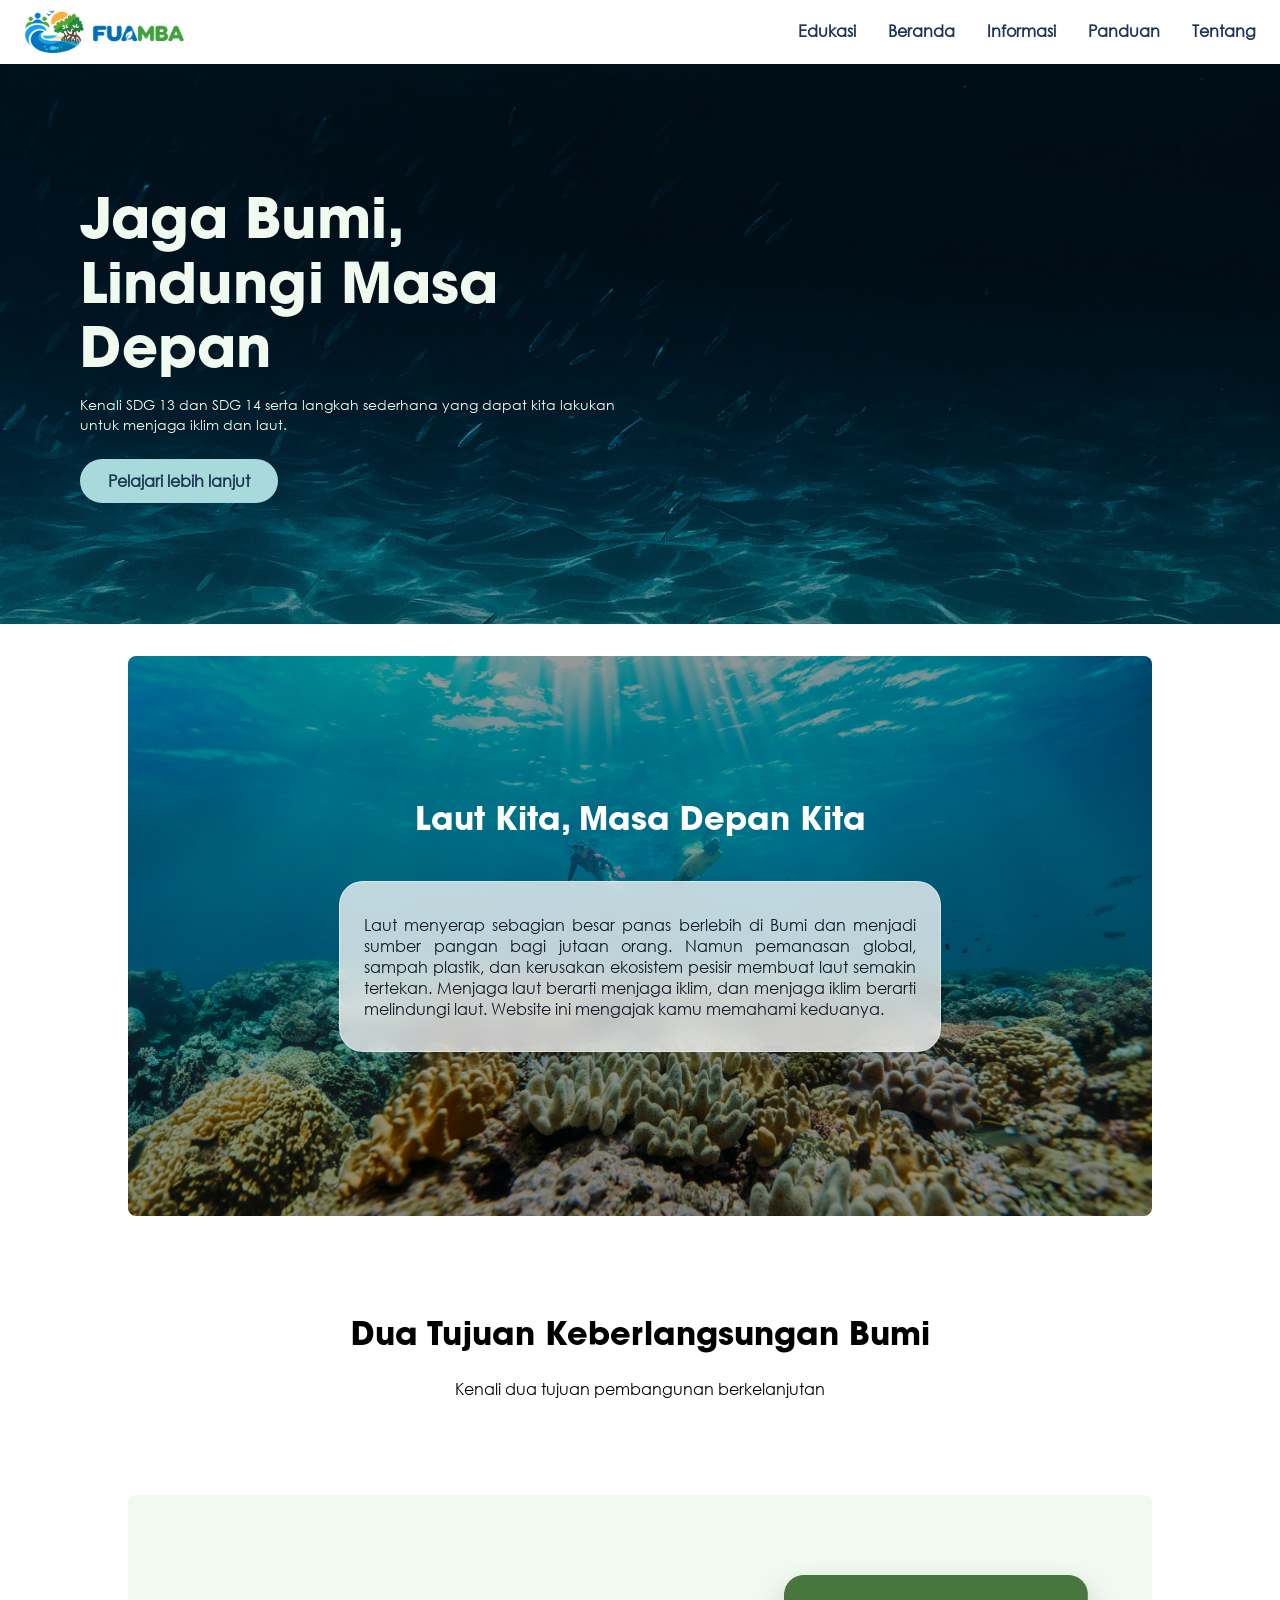
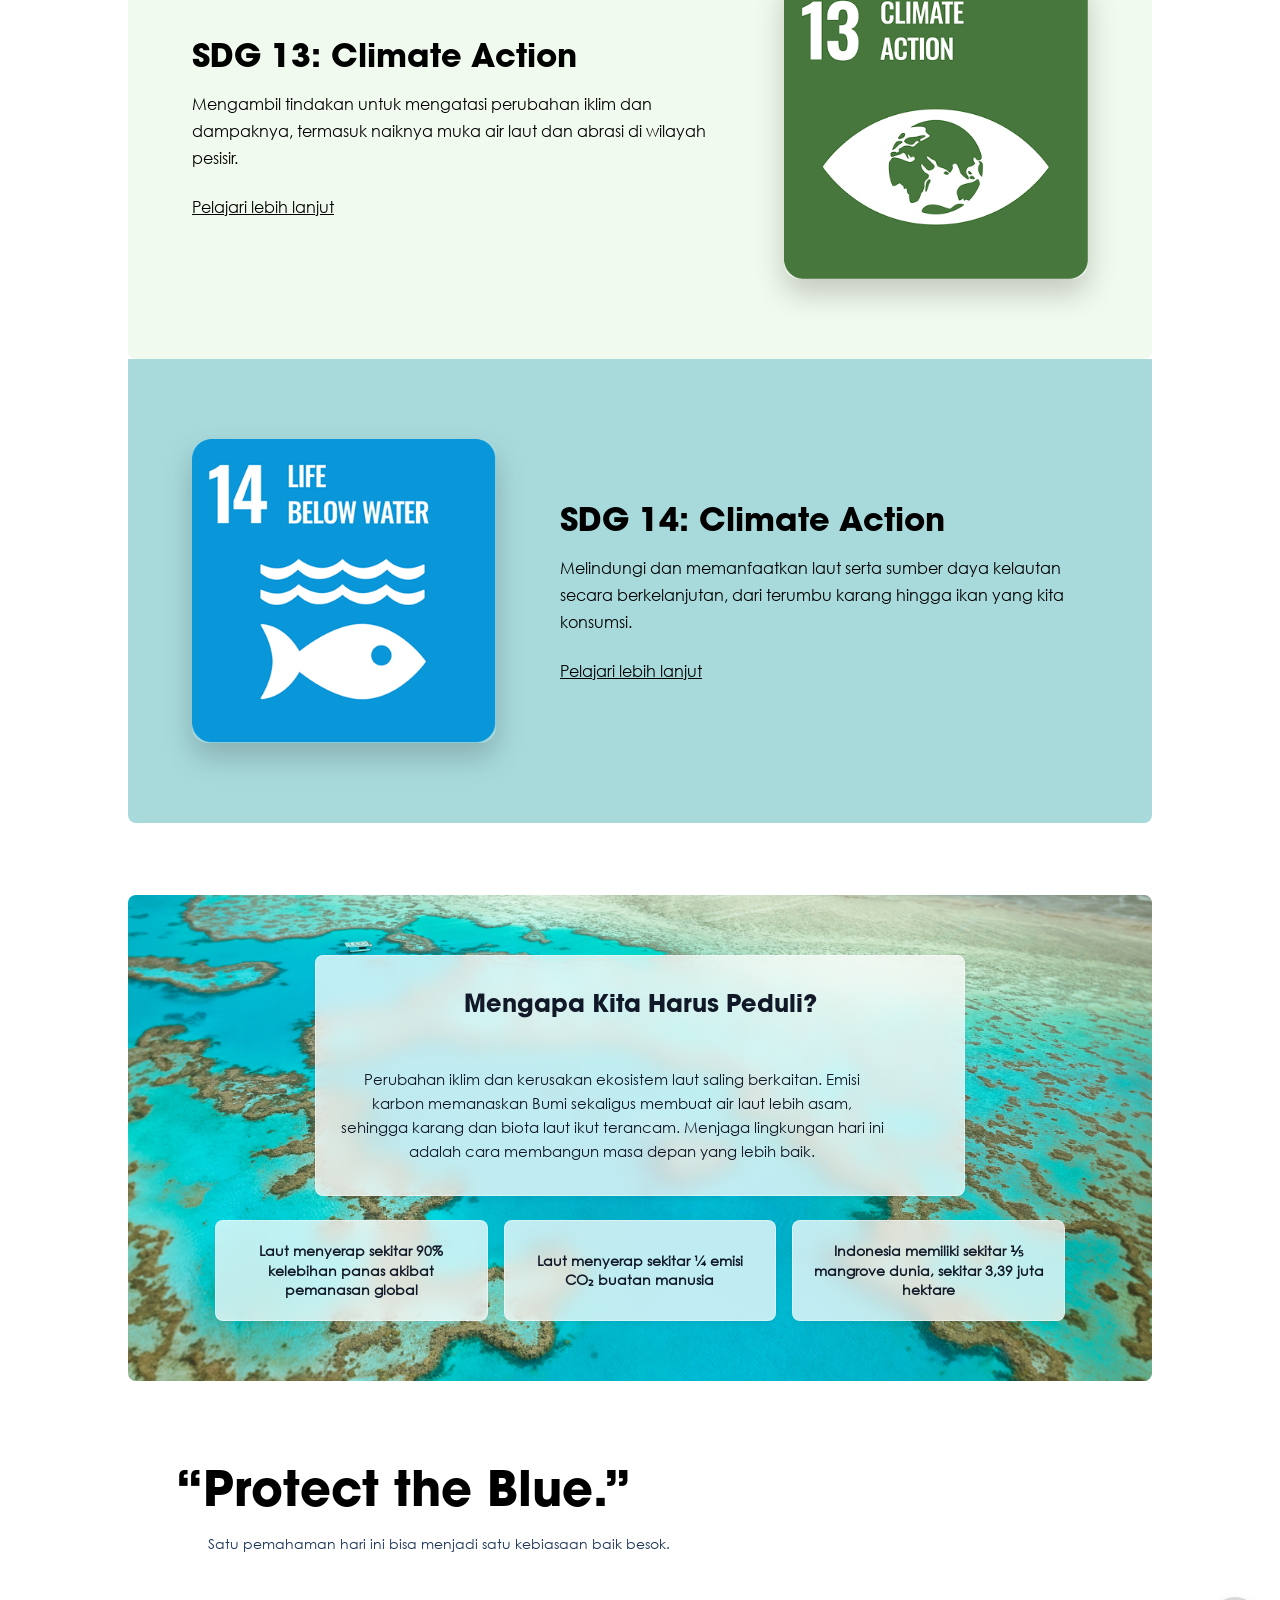
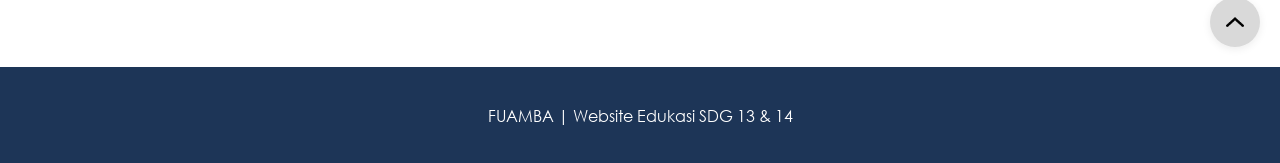
<file: index.html>
<!DOCTYPE html>
<html lang="en">
<head>
    <meta charset="UTF-8">
    <meta name="viewport" content="width=device-width, initial-scale=1.0">
    <title>FUAMBA</title>

<link rel="stylesheet" href="css/indexx.css">
</head>
<body>
    <nav>
        <img class="logo" src="assets/images/fuamba.png" alt="">

    <input type="checkbox" id="menu-toggle" class="menu-toggle" aria-label="Buka menu">
    <label for="menu-toggle" class="hamburger" aria-hidden="true">
      <span></span>
      <span></span>
      <span></span>
    </label>

        <div class="menu">
            <a href="html/edukasi.html">Edukasi</a>
            <a href="index.html">Beranda</a>
            <a href="html/informasi.html">Informasi</a>
            <a href="html/panduan.html">Panduan</a>
            <a href="html/tentang.html">Tentang</a>
        </div>
    </nav>
    <div class="hero">
        <div class="hero-content">
            <h1 >Jaga Bumi, Lindungi Masa Depan</h1>
            <p>
            Kenali SDG 13 dan SDG 14 serta langkah sederhana 
            yang dapat kita lakukan untuk menjaga iklim dan laut.
            </p>
            <a href="html/edukasi.html" class="btn">Pelajari lebih lanjut</a>
        </div>
    </div>
    <div class="distance">
    <div class="distance-element">
        <div class="introduction">
        <div style="max-width: 650px; width: 100%; margin: 0 auto; padding: 0 1.5rem;">
            <h1 style="color: white; margin-bottom: 1.5rem; text-align: center;">Laut Kita, Masa Depan Kita</h1>
            <br>
            <p class="main-box glass-box" style="text-align: justify;">
                Laut menyerap sebagian besar 
                panas berlebih di Bumi dan menjadi 
                sumber pangan bagi jutaan orang. Namun 
                pemanasan global, sampah plastik, dan 
                kerusakan ekosistem pesisir membuat laut 
                semakin tertekan. Menjaga laut berarti menjaga iklim, 
                dan menjaga iklim berarti melindungi laut. Website ini mengajak kamu memahami keduanya.
            </p>
        </div>
    </div>
    <div style="text-align: center; margin: 6rem auto;">
        <h1 style="margin-bottom: 1.5rem;">Dua Tujuan Keberlangsungan Bumi</h1>
        <p>Kenali dua tujuan pembangunan berkelanjutan</p>
    </div>
    <div class="SDG-13" style="background-color: var(--teal);">
        <div class="SDG">
            <div class="SDG-box">
                <h1 class="SDG-title">SDG 13: Climate Action</h1>
                <p class="SDG-text">
                    Mengambil tindakan untuk mengatasi perubahan iklim dan dampaknya, 
                    termasuk naiknya muka air laut dan abrasi di wilayah pesisir.
                </p>
                <a style="text-decoration: underline; color: black;" href="html/edukasi.html">Pelajari lebih lanjut</a>
            </div>
             <img class="SDG-logo" src="assets/images/SDGS13.png" alt="">
        </div>
    </div>
    <div style="background-color: var(--biru-muda); border-radius: 0px 0px 8px 8px;">
        <div class="SDG">
            <img class="SDG-logo" src="assets/images/SDGS14.png" alt="">
            <div class="SDG-box">
                <h1 class="SDG-title">SDG 14: Climate Action</h1>
                <p class="SDG-text">
                    Melindungi dan memanfaatkan laut serta sumber daya 
                    kelautan secara berkelanjutan, dari terumbu karang 
                    hingga ikan yang kita konsumsi.
                </p>
                <a style="text-decoration: underline; color: black;" href="html/edukasi.html">Pelajari lebih lanjut</a>
            </div>
        </div>
    </div>
    <br>
    <br><br><br>
    <div class="container-bg">
        <div class="glass-box main-box">
        <h2>Mengapa Kita Harus Peduli?</h2><br><br>
        <p class="SDG-text">
        Perubahan iklim dan kerusakan ekosistem laut saling berkaitan. 
        Emisi karbon memanaskan Bumi sekaligus membuat air laut lebih asam, 
        sehingga karang dan biota laut ikut terancam. 
        Menjaga lingkungan hari ini adalah cara membangun masa depan yang lebih baik.
        </p>
        </div>
    <div class="grid-box">
        <div class="glass-box small-box">
        <p>Laut menyerap sekitar 90% kelebihan panas akibat pemanasan global</p>
        </div>
        
        <div class="glass-box small-box">
        <p>Laut menyerap sekitar ¼ emisi CO₂ buatan manusia</p>
        </div>
        
        <div class="glass-box small-box">
        <p>Indonesia memiliki sekitar ⅕ mangrove dunia, sekitar 3,39 juta hektare</p>
        </div>

    </div>
    </div>
    <section class="quote-section">
    <h2 class="quote-title">“Protect the Blue.”</h2>
    <p class="quote-text">Satu pemahaman hari ini bisa menjadi satu kebiasaan baik besok.</p>
    </section>
    </div>
    </div>

    <div style="position: relative;">
        <a href="#top" class="back-to-top">
            <img src="assets/images/arrkey.png" class="arrow-icon">
        </a>
    </div>
    <footer class="footer">
        <p>FUAMBA | Website Edukasi SDG 13 & 14</p>
    </footer>

</body>
</html>
</file>
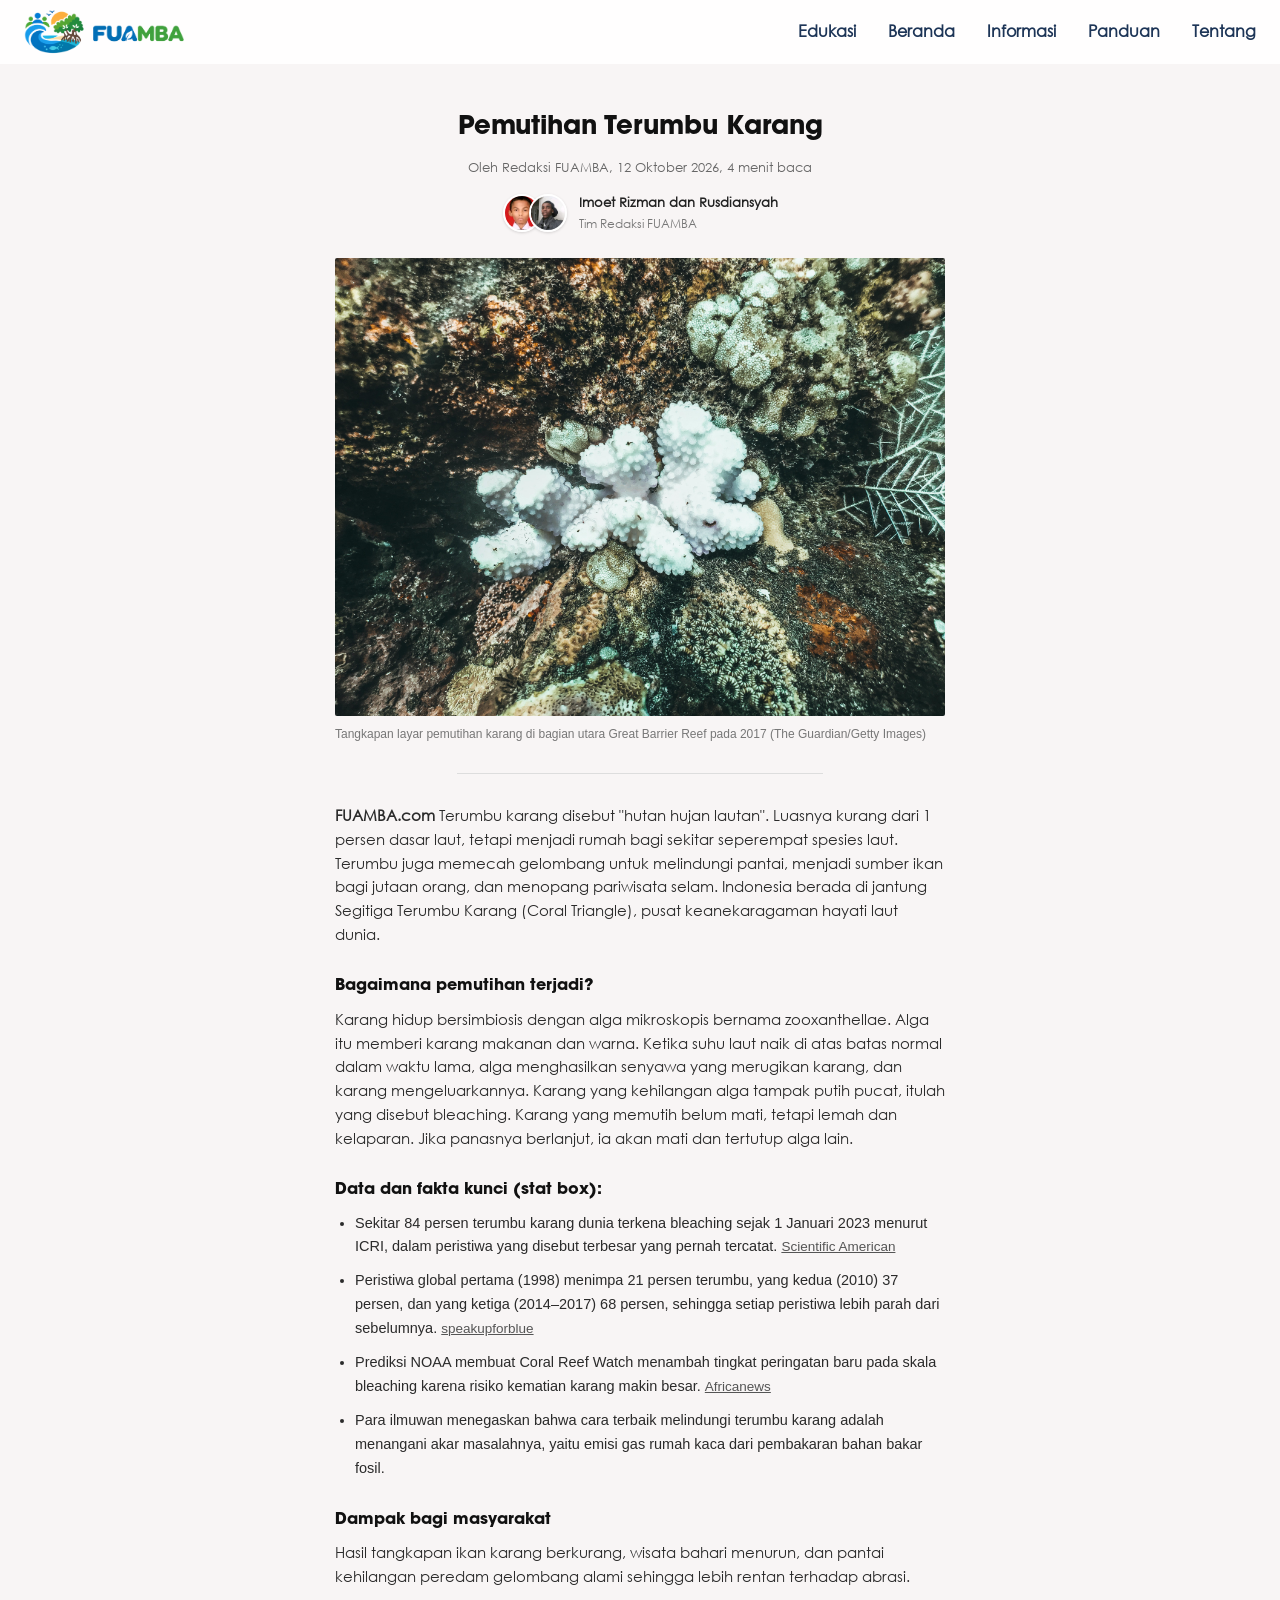
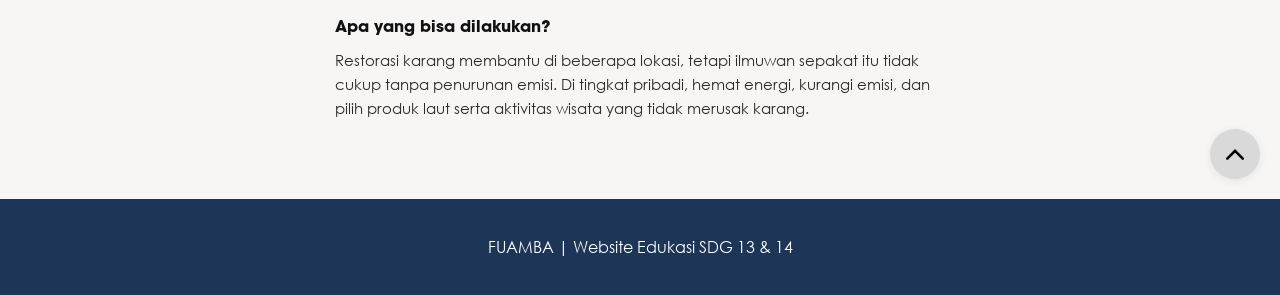
<file: html/artikel-1.html>
<!DOCTYPE html>
<html lang="eng">
<head>
    <meta charset="UTF-8">
    <meta name="viewport" content="width=device-width, initial-scale=1.0">
    <title>Pemutihan Terumbu Karang | FUAMBA</title>
    <link rel="stylesheet" href="../css/artikel.css">
</head>
<body class="info-page">
    <nav>
        <img class="logo" src="../assets/images/fuamba.png" alt="">

    <input type="checkbox" id="menu-toggle" class="menu-toggle" aria-label="Buka menu">
    <label for="menu-toggle" class="hamburger" aria-hidden="true">
      <span></span>
      <span></span>
      <span></span>
    </label>

        <div class="menu">
            <a href="edukasi.html">Edukasi</a>
            <a href="../index.html">Beranda</a>
            <a href="informasi.html">Informasi</a>
            <a href="panduan.html">Panduan</a>
            <a href="tentang.html">Tentang</a>
        </div>
    </nav>
<main class="edukasi-page">
    <section class="heading-edukasi">
        <h1>Pemutihan Terumbu Karang</h1>
        <div class="edukasi-meta-row">
            <p class="edukasi-meta">
                Oleh Redaksi FUAMBA, 12 Oktober 2026, 4 menit baca
            </p>
        </div>
    </section>
    <section class="author">
        <div class="author-photos">
            <img src="../assets/images/imoet.jpeg"
                 alt="Foto Imoet Rizman"
                 class="author-photo">

            <img src="../assets/images/rusdi.jpeg"
                 alt="Foto Mas Rusdiansyah"
                 class="author-photo author-photo-two">
        </div>

        <div class="author-details">
            <p class="author-names">
                Imoet Rizman dan Rusdiansyah
            </p>

            <p class="author-role">
                Tim Redaksi FUAMBA
            </p>
        </div>
    </section>
    <figure class="featured-figure">
        <img src="../assets/images/Coral.jpg.jpeg"
             alt="Terumbu karang yang mengalami pemutihan"
             class="featured-image">

             <figcaption>
                Tangkapan layar pemutihan karang di bagian utara Great Barrier Reef pada 2017 (The Guardian/Getty Images)
             </figcaption>
    </figure>
    <div class="article-divider"></div>
    <article class="article-content">
        <p>
            <strong>FUAMBA.com</strong>
            Terumbu karang disebut "hutan hujan lautan". Luasnya kurang dari 1 persen dasar laut, tetapi menjadi rumah bagi sekitar seperempat spesies laut. Terumbu juga memecah gelombang untuk melindungi pantai, menjadi sumber ikan bagi jutaan orang, dan menopang pariwisata selam. Indonesia berada di jantung Segitiga Terumbu Karang (Coral Triangle), pusat keanekaragaman hayati laut dunia.
        </p>

        <h2>Bagaimana pemutihan terjadi?</h2>
        <p>
            Karang hidup bersimbiosis dengan alga mikroskopis bernama zooxanthellae. Alga itu memberi karang makanan dan warna. Ketika suhu laut naik di atas batas normal dalam waktu lama, alga menghasilkan senyawa yang merugikan karang, dan karang mengeluarkannya. Karang yang kehilangan alga tampak putih pucat, itulah yang disebut bleaching. Karang yang memutih belum mati, tetapi lemah dan kelaparan. Jika panasnya berlanjut, ia akan mati dan tertutup alga lain.
        </p>

        <section class="key-facts">
            <h2 class="facts-heading">
                Data dan fakta kunci (stat box):
            </h2>

            <ul>
                <li>
                    Sekitar 84 persen terumbu karang dunia terkena bleaching sejak 1 Januari 2023 menurut ICRI, dalam peristiwa yang disebut terbesar yang pernah tercatat.
                    <span class="source-name">Scientific American</span>
                </li>
                <li>
                    Peristiwa global pertama (1998) menimpa 21 persen terumbu, yang kedua (2010) 37 persen, dan yang ketiga (2014–2017) 68 persen, sehingga setiap peristiwa lebih parah dari sebelumnya.
                    <span class="source-name">speakupforblue</span>
                </li>

                <li>
                    Prediksi NOAA membuat Coral Reef Watch menambah tingkat peringatan baru pada skala bleaching karena risiko kematian karang makin besar.
                    <span class="source-name">Africanews</span>
                </li>

                <li>
                     Para ilmuwan menegaskan bahwa cara terbaik melindungi terumbu karang adalah menangani akar masalahnya, yaitu emisi gas rumah kaca dari pembakaran bahan bakar fosil.
                </li>
            </ul>
        </section>
        <section class="impact-section">
            <h2>Dampak bagi masyarakat</h2>

            <p>
                Hasil tangkapan ikan karang berkurang, wisata bahari menurun, dan pantai kehilangan peredam gelombang alami sehingga lebih rentan terhadap abrasi.
            </p>

            <h2 class="action-heading">
                Apa yang bisa dilakukan?
            </h2>

            <p>
                Restorasi karang membantu di beberapa lokasi, tetapi ilmuwan sepakat itu tidak cukup tanpa penurunan emisi. Di tingkat pribadi, hemat energi, kurangi emisi, dan pilih produk laut serta aktivitas wisata yang tidak merusak karang.
            </p>
        </section>
    </article>
    <div id="Komentar"></div>
</main>
    <div style="position: relative">
        <a href="#top" class="back-to-top">
            <img src="../assets/images/arrkey.png" class="arrow-icon">
        </a>
    </div>
    <footer class="footer">
        <p>FUAMBA | Website Edukasi SDG 13 & 14</p>
    </footer>
</body>
</file>
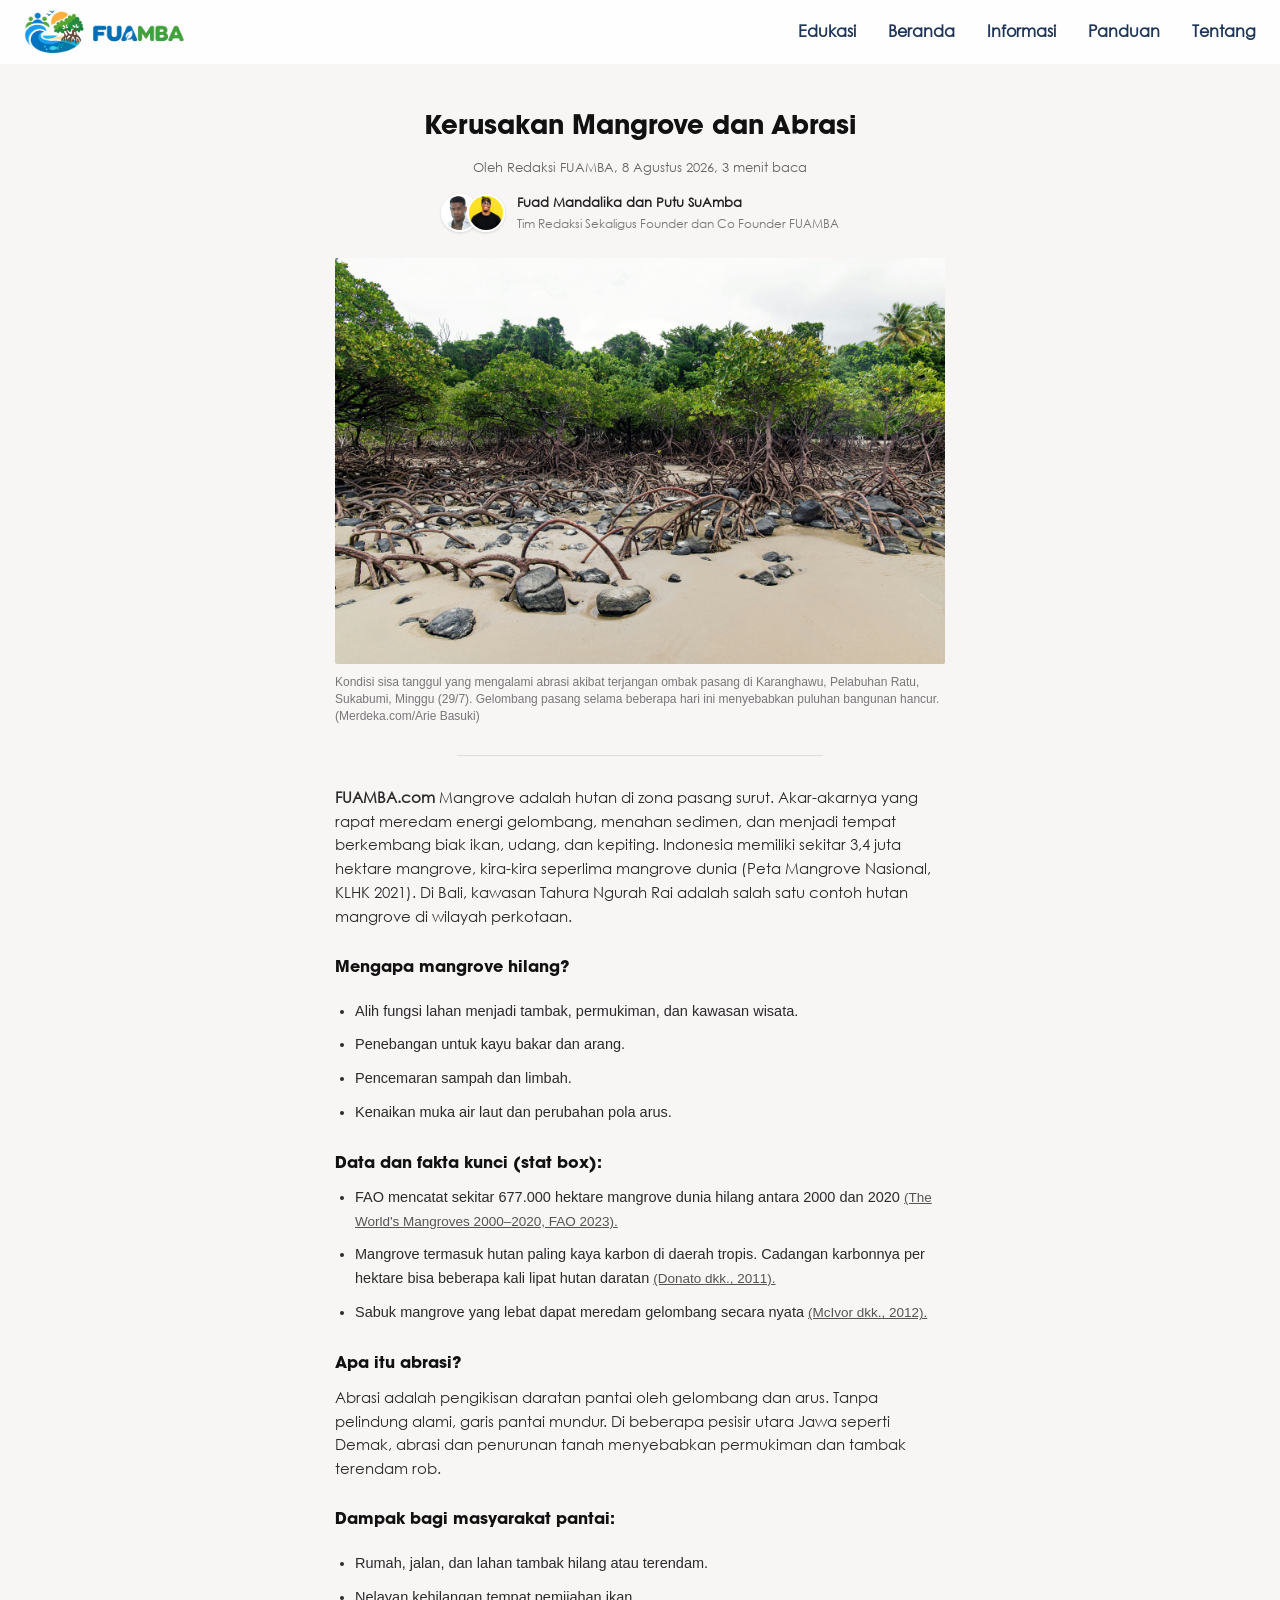
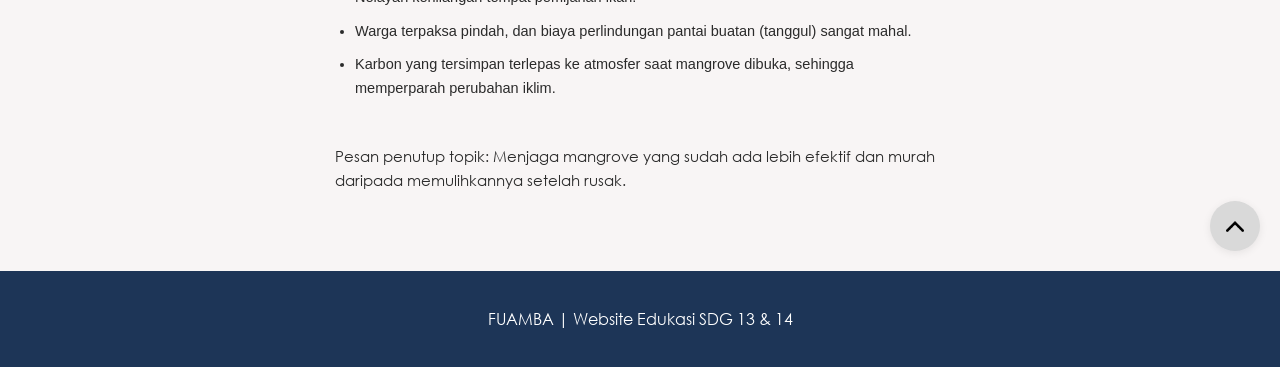
<file: html/artikel-2.html>
<!DOCTYPE html>
<html lang="eng">
<head>
    <meta charset="UTF-8">
    <meta name="viewport" content="width=device-width, initial-scale=1.0">
    <title>Kerusakan Mangrove dan Abrasi | FUAMBA</title>
    <link rel="stylesheet" href="../css/artikel.css">
</head>
<body class="info-page">
    <nav>
        <img class="logo" src="../assets/images/fuamba.png" alt="">

    <input type="checkbox" id="menu-toggle" class="menu-toggle" aria-label="Buka menu">
    <label for="menu-toggle" class="hamburger" aria-hidden="true">
      <span></span>
      <span></span>
      <span></span>
    </label>

        <div class="menu">
            <a href="edukasi.html">Edukasi</a>
            <a href="../index.html">Beranda</a>
            <a href="informasi.html">Informasi</a>
            <a href="panduan.html">Panduan</a>
            <a href="tentang.html">Tentang</a>
        </div>
    </nav>
<main class="edukasi-page">
    <section class="heading-edukasi">
        <h1>Kerusakan Mangrove dan Abrasi</h1>
        <div class="edukasi-meta-row">
            <p class="edukasi-meta">
                Oleh Redaksi FUAMBA, 8 Agustus 2026, 3 menit baca
            </p>
        </div>
    </section>
    <section class="author">
        <div class="author-photos">
            <img src="../assets/images/fuad.jpeg"
                 alt="Foto Fuad Mandalika"
                 class="author-photo">

            <img src="../assets/images/ambalika.jpeg"
                 alt="Foto Putu SuAmba"
                 class="author-photo author-photo-two">
        </div>

        <div class="author-details">
            <p class="author-names">
                Fuad Mandalika dan Putu SuAmba
            </p>

            <p class="author-role">
                Tim Redaksi Sekaligus Founder dan Co Founder FUAMBA
            </p>
        </div>
    </section>
    <figure class="featured-figure">
        <img src="../assets/images/mangrove-rusak.jpg"
             alt="Mangrove rusak"
             class="featured-image">

             <figcaption>
                Kondisi sisa tanggul yang mengalami abrasi akibat terjangan ombak pasang di Karanghawu, Pelabuhan Ratu, Sukabumi, Minggu (29/7). Gelombang pasang selama beberapa hari ini menyebabkan puluhan bangunan hancur. (Merdeka.com/Arie Basuki)
             </figcaption>
    </figure>
    <div class="article-divider"></div>
    <article class="article-content">
        <p>
            <strong>FUAMBA.com</strong>
                Mangrove adalah hutan di zona pasang surut. Akar-akarnya yang rapat meredam energi gelombang, menahan sedimen, dan menjadi tempat berkembang biak ikan, udang, dan kepiting. Indonesia memiliki sekitar 3,4 juta hektare mangrove, kira-kira seperlima mangrove dunia (Peta Mangrove Nasional, KLHK 2021). Di Bali, kawasan Tahura Ngurah Rai adalah salah satu contoh hutan mangrove di wilayah perkotaan.
        </p>
        
        <h2>Mengapa mangrove hilang?</h2>
        <section class="key-facts">
            <ul>
                <li>
                    Alih fungsi lahan menjadi tambak, permukiman, dan kawasan wisata.
                </li>
                <li>
                    Penebangan untuk kayu bakar dan arang.
                </li>
                <li>
                    Pencemaran sampah dan limbah.
                </li>
                <li>
                    Kenaikan muka air laut dan perubahan pola arus.
                </li>
            </ul> 
        </section>
        

        <section class="key-facts">
            <h2 class="facts-heading">
                Data dan fakta kunci (stat box):
            </h2>

            <ul>
                <li>
                    FAO mencatat sekitar 677.000 hektare mangrove dunia hilang antara 2000 dan 2020
                    <span class="source-name">(The World's Mangroves 2000–2020, FAO 2023).</span>
                </li>
                <li>
                    Mangrove termasuk hutan paling kaya karbon di daerah tropis. Cadangan karbonnya per hektare bisa beberapa kali lipat hutan daratan
                    <span class="source-name">(Donato dkk., 2011).</span>
                </li>

                <li>
                    Sabuk mangrove yang lebat dapat meredam gelombang secara nyata
                    <span class="source-name">(McIvor dkk., 2012).</span>
                </li>

            </ul>
        </section>
        <section class="impact-section">
            <h2>Apa itu abrasi?</h2>

            <p>
                Abrasi adalah pengikisan daratan pantai oleh gelombang dan arus. Tanpa pelindung alami, garis pantai mundur. Di beberapa pesisir utara Jawa seperti Demak, abrasi dan penurunan tanah menyebabkan permukiman dan tambak terendam rob.
            </p>

            <h2 class="action-heading">
                Dampak bagi masyarakat pantai:
            </h2>
            <section class="key-facts">
                <ul>
                <li>
                    Rumah, jalan, dan lahan tambak hilang atau terendam.
                </li>
                <li>
                    Nelayan kehilangan tempat pemijahan ikan.
                </li>
                <li>
                    Warga terpaksa pindah, dan biaya perlindungan pantai buatan (tanggul) sangat mahal.
                </li>
                <li>
                    Karbon yang tersimpan terlepas ke atmosfer saat mangrove dibuka, sehingga memperparah perubahan iklim.
                </li>
            </ul>
            </section>
            
            <br>
            <p>
                Pesan penutup topik: Menjaga mangrove yang sudah ada lebih efektif dan murah daripada memulihkannya setelah rusak.
            </p>
        </section>
    </article>
</main>
    <div id="Komentar"></div>
    <div style="position: relative">
        <a href="#top" class="back-to-top">
            <img src="../assets/images/arrkey.png" class="arrow-icon">
        </a>
    </div>
    <footer class="footer">
        <p>FUAMBA | Website Edukasi SDG 13 & 14</p>
    </footer>
</body>
</file>
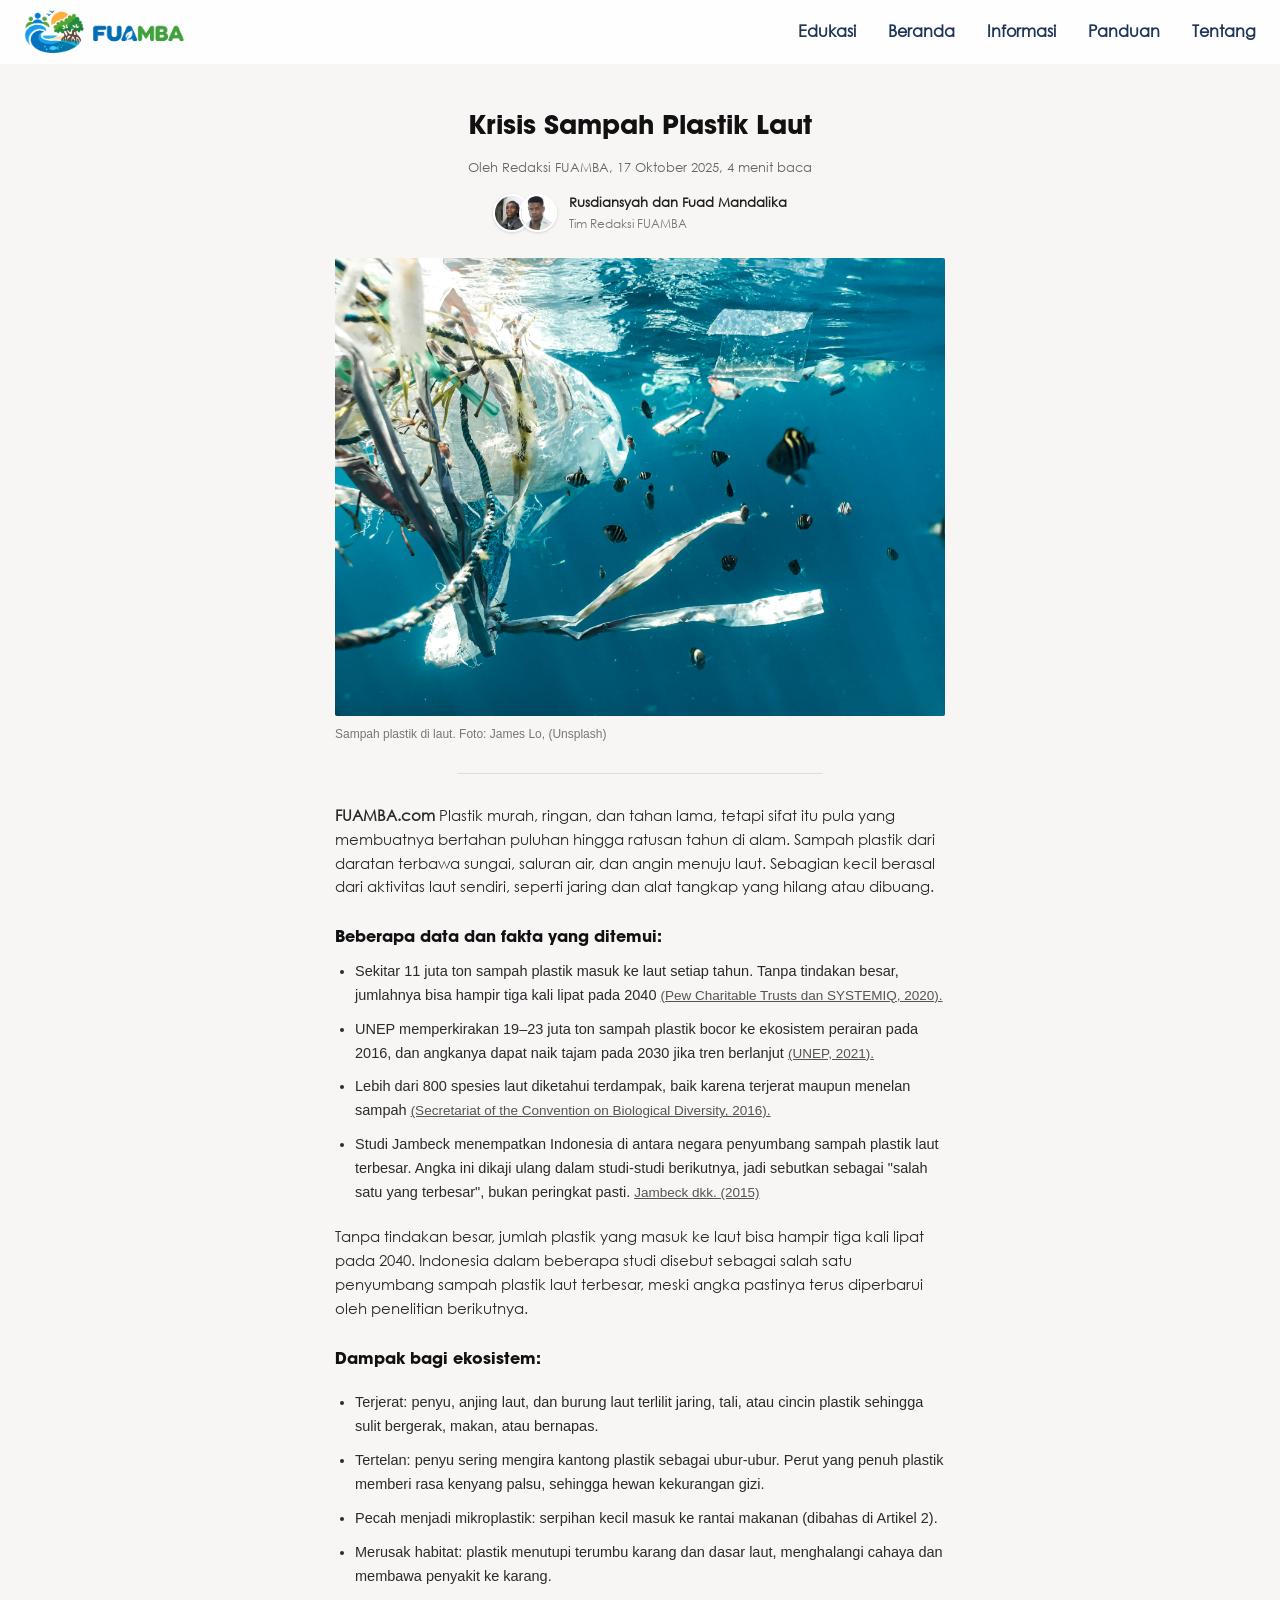
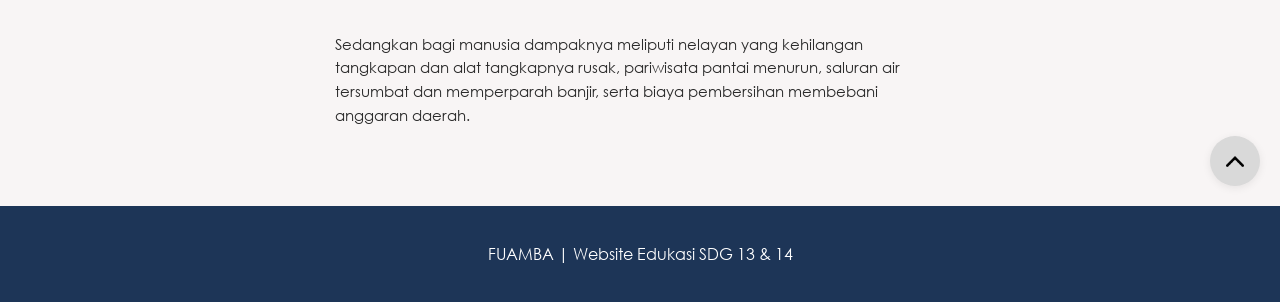
<file: html/artikel-3.html>
<!DOCTYPE html>
<html lang="eng">
<head>
    <meta charset="UTF-8">
    <meta name="viewport" content="width=device-width, initial-scale=1.0">
    <title>Krisis Sampah Plastik Laut | FUAMBA</title>
    <link rel="stylesheet" href="../css/artikel.css">
</head>
<body class="info-page">
    <nav>
        <img class="logo" src="../assets/images/fuamba.png" alt="">

    <input type="checkbox" id="menu-toggle" class="menu-toggle" aria-label="Buka menu">
    <label for="menu-toggle" class="hamburger" aria-hidden="true">
      <span></span>
      <span></span>
      <span></span>
    </label>

        <div class="menu">
            <a href="edukasi.html">Edukasi</a>
            <a href="../index.html">Beranda</a>
            <a href="informasi.html">Informasi</a>
            <a href="panduan.html">Panduan</a>
            <a href="tentang.html">Tentang</a>
        </div>
    </nav>
<main class="edukasi-page">
    <section class="heading-edukasi">
        <h1>Krisis Sampah Plastik Laut</h1>
        <div class="edukasi-meta-row">
            <p class="edukasi-meta">
                Oleh Redaksi FUAMBA, 17 Oktober 2025, 4 menit baca
            </p>
        </div>
    </section>
    <section class="author">
        <div class="author-photos">
            <img src="../assets/images/rusdi.jpeg"
                 alt="Foto Rusdiansyah"
                 class="author-photo">

            <img src="../assets/images/fuad.jpeg"
                 alt="Foto Fuad Mandalika"
                 class="author-photo author-photo-two">
        </div>

        <div class="author-details">
            <p class="author-names">
                Rusdiansyah dan Fuad Mandalika
            </p>

            <p class="author-role">
                Tim Redaksi FUAMBA
            </p>
        </div>
    </section>
    <figure class="featured-figure">
        <img src="../assets/images/laut-sampah.jpg"
             alt="Laut penuh member bts"
             class="featured-image">

             <figcaption>
                Sampah plastik di laut. Foto: James Lo, (Unsplash)
             </figcaption>
    </figure>
    <div class="article-divider"></div>
    <article class="article-content">
        <p>
            <strong>FUAMBA.com</strong>
                Plastik murah, ringan, dan tahan lama, tetapi sifat itu pula yang membuatnya bertahan puluhan hingga ratusan tahun di alam. Sampah plastik dari daratan terbawa sungai, saluran air, dan angin menuju laut. Sebagian kecil berasal dari aktivitas laut sendiri, seperti jaring dan alat tangkap yang hilang atau dibuang.
        </p>

        <section class="key-facts">
            <h2 class="facts-heading">
                Beberapa data dan fakta yang ditemui:
            </h2>

            <ul>
                <li>
                    Sekitar 11 juta ton sampah plastik masuk ke laut setiap tahun. Tanpa tindakan besar, jumlahnya bisa hampir tiga kali lipat pada 2040
                    <span class="source-name">(Pew Charitable Trusts dan SYSTEMIQ, 2020).</span>
                </li>
                <li>
                    UNEP memperkirakan 19–23 juta ton sampah plastik bocor ke ekosistem perairan pada 2016, dan angkanya dapat naik tajam pada 2030 jika tren berlanjut
                    <span class="source-name">(UNEP, 2021).</span>
                </li>

                <li>
                    Lebih dari 800 spesies laut diketahui terdampak, baik karena terjerat maupun menelan sampah
                    <span class="source-name">(Secretariat of the Convention on Biological Diversity, 2016).</span>
                </li>

                <li>
                    Studi Jambeck menempatkan Indonesia di antara negara penyumbang sampah plastik laut terbesar. Angka ini dikaji ulang dalam studi-studi berikutnya, jadi sebutkan sebagai "salah satu yang terbesar", bukan peringkat pasti.
                    <span class="source-name">Jambeck dkk. (2015)</span>
                </li>

            </ul>
        </section>
        <section class="impact-section">
            <p>
                Tanpa tindakan besar, jumlah plastik yang masuk ke laut bisa hampir tiga kali lipat pada 2040. Indonesia dalam beberapa studi disebut sebagai salah satu penyumbang sampah plastik laut terbesar, meski angka pastinya terus diperbarui oleh penelitian berikutnya.
            </p>

            <h2 class="action-heading">
                Dampak bagi ekosistem:
            </h2>
            <section class="key-facts">
                <ul>
                <li>
                    Terjerat: penyu, anjing laut, dan burung laut terlilit jaring, tali, atau cincin plastik sehingga sulit bergerak, makan, atau bernapas.
                </li>
                <li>
                    Tertelan: penyu sering mengira kantong plastik sebagai ubur-ubur. Perut yang penuh plastik memberi rasa kenyang palsu, sehingga hewan kekurangan gizi.
                </li>
                <li>
                    Pecah menjadi mikroplastik: serpihan kecil masuk ke rantai makanan (dibahas di Artikel 2).
                </li>
                <li>
                    Merusak habitat: plastik menutupi terumbu karang dan dasar laut, menghalangi cahaya dan membawa penyakit ke karang.
                </li>
            </ul>
            </section>
            
            <br>
            <p>
                Sedangkan bagi manusia dampaknya meliputi nelayan yang kehilangan tangkapan dan alat tangkapnya rusak, pariwisata pantai menurun, saluran air tersumbat dan memperparah banjir, serta biaya pembersihan membebani anggaran daerah.
            </p>
        </section>
    </article>
    <div id="Komentar"></div>
</main>
    <div style="position: relative">
        <a href="#top" class="back-to-top">
            <img src="../assets/images/arrkey.png" class="arrow-icon">
        </a>
    </div>
    <footer class="footer">
        <p>FUAMBA | Website Edukasi SDG 13 & 14</p>
    </footer>

</body>
</file>
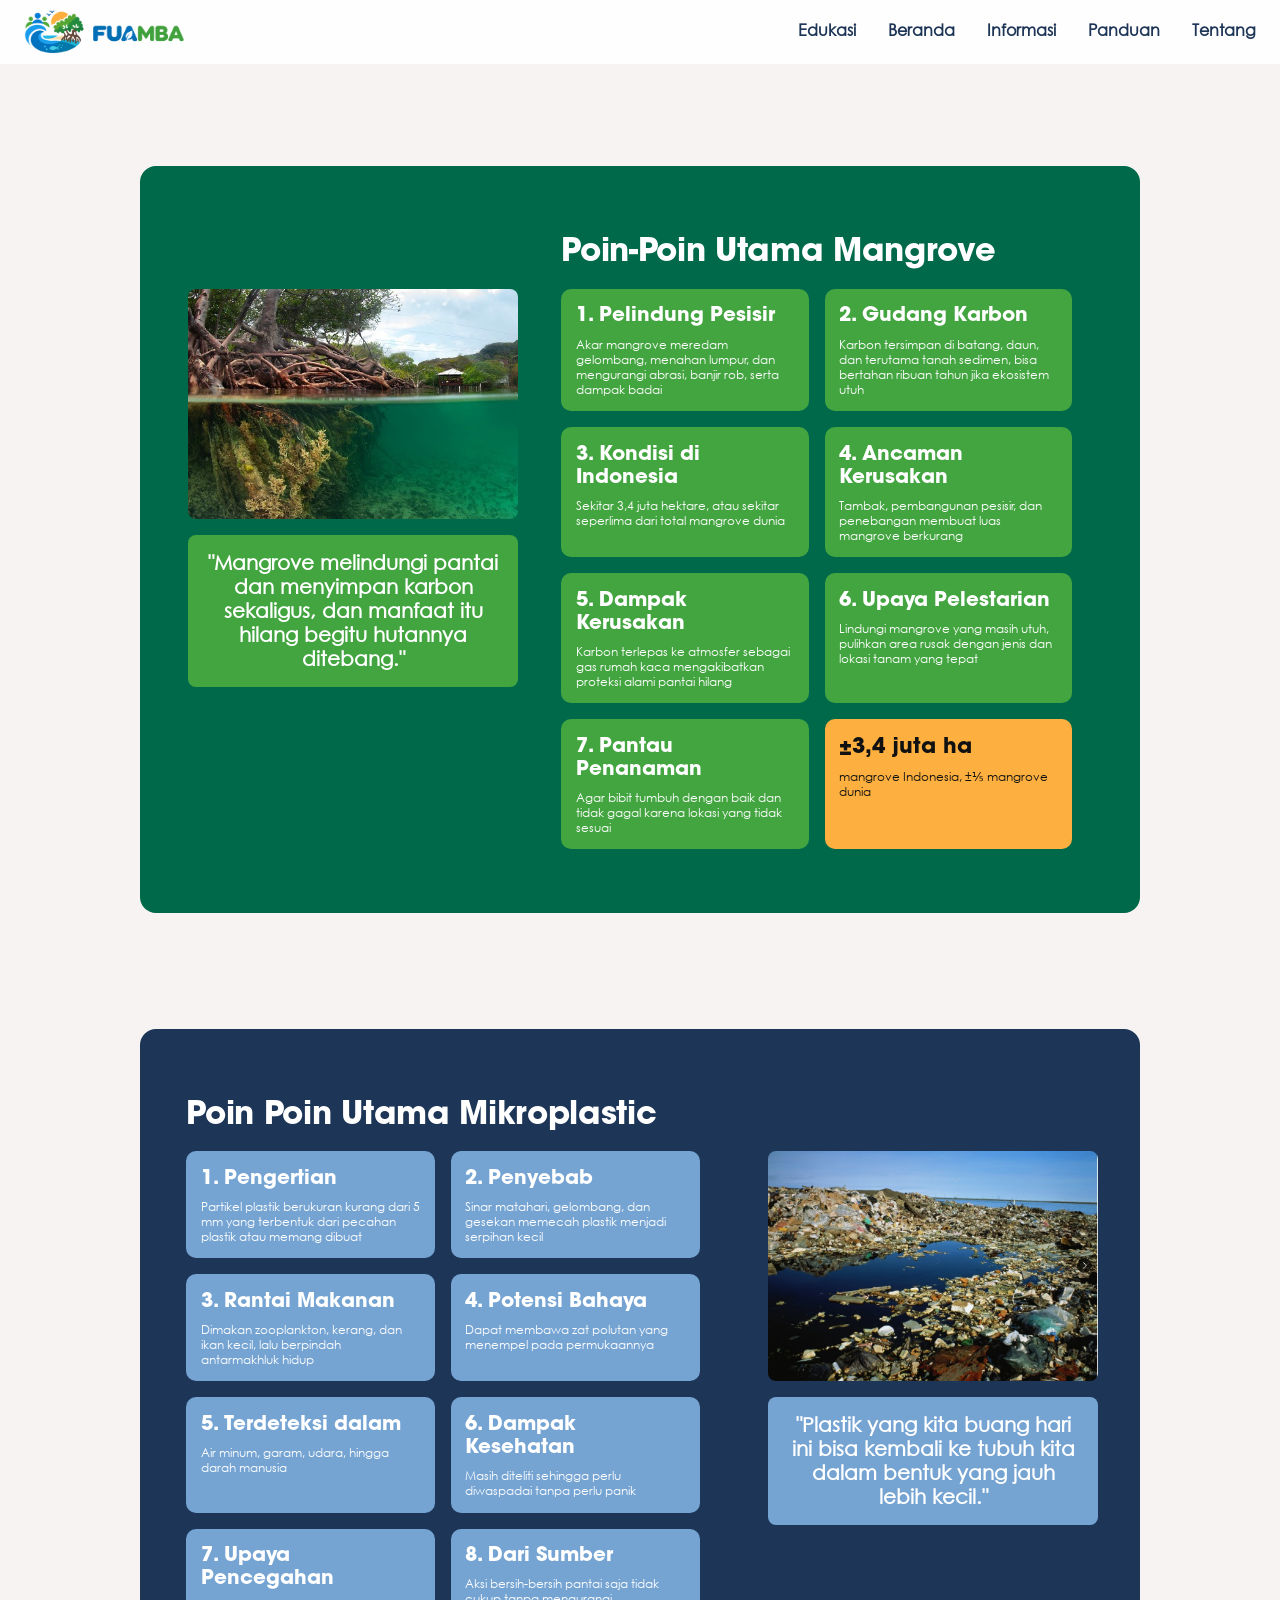
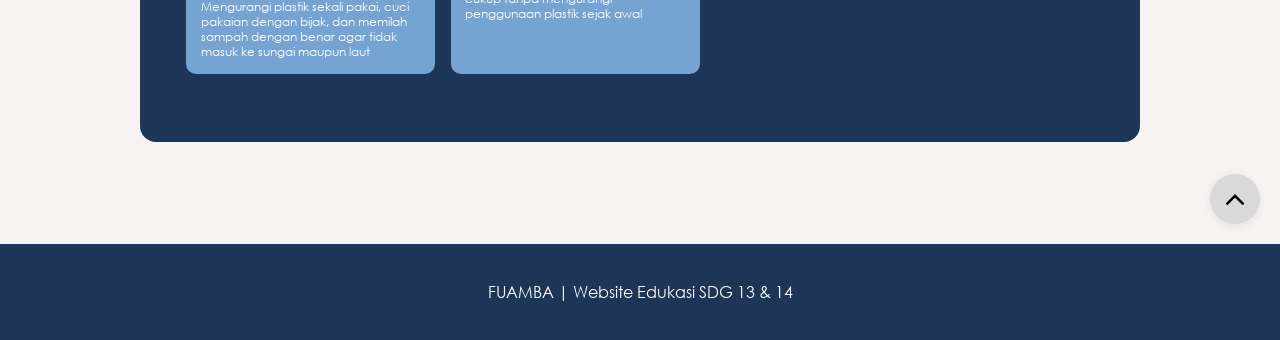
<file: html/edukasi.html>
<!DOCTYPE html>
<html lang="en">
<head>
    <meta charset="UTF-8">
    <meta name="viewport" content="width=device-width, initial-scale=1.0">
    <title>Edukasi - FUAMBA</title>
    <link rel="stylesheet" href="../css/edukasi.css">
</head>
<body>
    <nav>
        <img class="logo" src="../assets/images/fuamba.png" alt="">

    <input type="checkbox" id="menu-toggle" class="menu-toggle" aria-label="Buka menu">
    <label for="menu-toggle" class="hamburger" aria-hidden="true">
      <span></span>
      <span></span>
      <span></span>
    </label>

        <div class="menu">
            <a href="edukasi.html">Edukasi</a>
            <a href="../index.html">Beranda</a>
            <a href="informasi.html">Informasi</a>
            <a href="panduan.html">Panduan</a>
            <a href="tentang.html">Tentang</a>
        </div>
    </nav>

    <main>
        <h1 class="visually-hidden">Edukasi Mangrove dan Mikroplastik</h1>

        <!-- ============ MANGROVE ============ -->
        <section class="topic topic--mangrove" aria-labelledby="judul-mangrove">
            <h2 class="topic-title" id="judul-mangrove">Poin-Poin Utama Mangrove</h2>

            <div class="media">
                <figure class="media-figure">
                    <img src="../assets/images/mangrove.jpeg" alt="Akar mangrove di perairan pesisir yang jernih" loading="lazy">
                </figure>
                <blockquote class="quote">
                    <p>"Mangrove melindungi pantai dan menyimpan karbon sekaligus, dan manfaat itu hilang begitu hutannya ditebang."</p>
                </blockquote>
            </div>

            <ul class="cards">
                <li class="card">
                    <h3 class="card-title">1. Pelindung Pesisir</h3>
                    <p class="card-text">Akar mangrove meredam gelombang, menahan lumpur, dan mengurangi abrasi, banjir rob, serta dampak badai</p>
                </li>

                <li class="card">
                    <h3 class="card-title">2. Gudang Karbon</h3>
                    <p class="card-text">Karbon tersimpan di batang, daun, dan terutama tanah sedimen, bisa bertahan ribuan tahun jika ekosistem utuh</p>
                </li>

                <li class="card">
                    <h3 class="card-title">3. Kondisi di Indonesia</h3>
                    <p class="card-text">Sekitar 3,4 juta hektare, atau sekitar seperlima dari total mangrove dunia</p>
                </li>

                <li class="card">
                    <h3 class="card-title">4. Ancaman Kerusakan</h3>
                    <p class="card-text">Tambak, pembangunan pesisir, dan penebangan membuat luas mangrove berkurang</p>
                </li>

                <li class="card">
                    <h3 class="card-title">5. Dampak Kerusakan</h3>
                    <p class="card-text">Karbon terlepas ke atmosfer sebagai gas rumah kaca mengakibatkan proteksi alami pantai hilang</p>
                </li>

                <li class="card">
                    <h3 class="card-title">6. Upaya Pelestarian</h3>
                    <p class="card-text">Lindungi mangrove yang masih utuh, pulihkan area rusak dengan jenis dan lokasi tanam yang tepat</p>
                </li>

                <li class="card">
                    <h3 class="card-title">7. Pantau Penanaman</h3>
                    <p class="card-text">Agar bibit tumbuh dengan baik dan tidak gagal karena lokasi yang tidak sesuai</p>
                </li>

                <li class="card card--highlight">
                    <h3 class="card-title">±3,4 juta ha</h3>
                    <p class="card-text">mangrove Indonesia, ±⅕ mangrove dunia</p>
                </li>
            </ul>
        </section>

        <!-- ============ MIKROPLASTIK ============ -->
        <section class="topic topic--mikroplastik" aria-labelledby="judul-mikroplastik">
            <h2 class="topic-title" id="judul-mikroplastik">Poin Poin Utama Mikroplastic</h2>

            <ul class="cards">
                <li class="card">
                    <h3 class="card-title">1. Pengertian</h3>
                    <p class="card-text">Partikel plastik berukuran kurang dari 5 mm yang terbentuk dari pecahan plastik atau memang dibuat</p>
                </li>

                <li class="card">
                    <h3 class="card-title">2. Penyebab</h3>
                    <p class="card-text">Sinar matahari, gelombang, dan gesekan memecah plastik menjadi serpihan kecil</p>
                </li>

                <li class="card">
                    <h3 class="card-title">3. Rantai Makanan</h3>
                    <p class="card-text">Dimakan zooplankton, kerang, dan ikan kecil, lalu berpindah antarmakhluk hidup</p>
                </li>

                <li class="card">
                    <h3 class="card-title">4. Potensi Bahaya</h3>
                    <p class="card-text">Dapat membawa zat polutan yang menempel pada permukaannya</p>
                </li>

                <li class="card">
                    <h3 class="card-title">5. Terdeteksi dalam</h3>
                    <p class="card-text">Air minum, garam, udara, hingga darah manusia</p>
                </li>

                <li class="card">
                    <h3 class="card-title">6. Dampak Kesehatan</h3>
                    <p class="card-text">Masih diteliti sehingga perlu diwaspadai tanpa perlu panik</p>
                </li>

                <li class="card">
                    <h3 class="card-title">7. Upaya Pencegahan</h3>
                    <p class="card-text">Mengurangi plastik sekali pakai, cuci pakaian dengan bijak, dan memilah sampah dengan benar agar tidak masuk ke sungai maupun laut</p>
                </li>

                <li class="card">
                    <h3 class="card-title">8. Dari Sumber</h3>
                    <p class="card-text">Aksi bersih-bersih pantai saja tidak cukup tanpa mengurangi penggunaan plastik sejak awal</p>
                </li>
            </ul>

            <div class="media">
                <figure class="media-figure">
                    <img src="../assets/images/laut-plastik.jpeg" alt="Pantai yang dipenuhi sampah plastik" loading="lazy">
                </figure>
                <blockquote class="quote">
                    <p>"Plastik yang kita buang hari ini bisa kembali ke tubuh kita dalam bentuk yang jauh lebih kecil."</p>
                </blockquote>
            </div>
        </section>
    </main>

    <div style="position: relative">
        <a href="#top" class="back-to-top">
            <img src="../assets/images/arrkey.png" class="arrow-icon">
        </a>
    </div>
    
    <footer class="footer">
        <p>FUAMBA | Website Edukasi SDG 13 & 14</p>
    </footer>
</body>
</html>
</file>
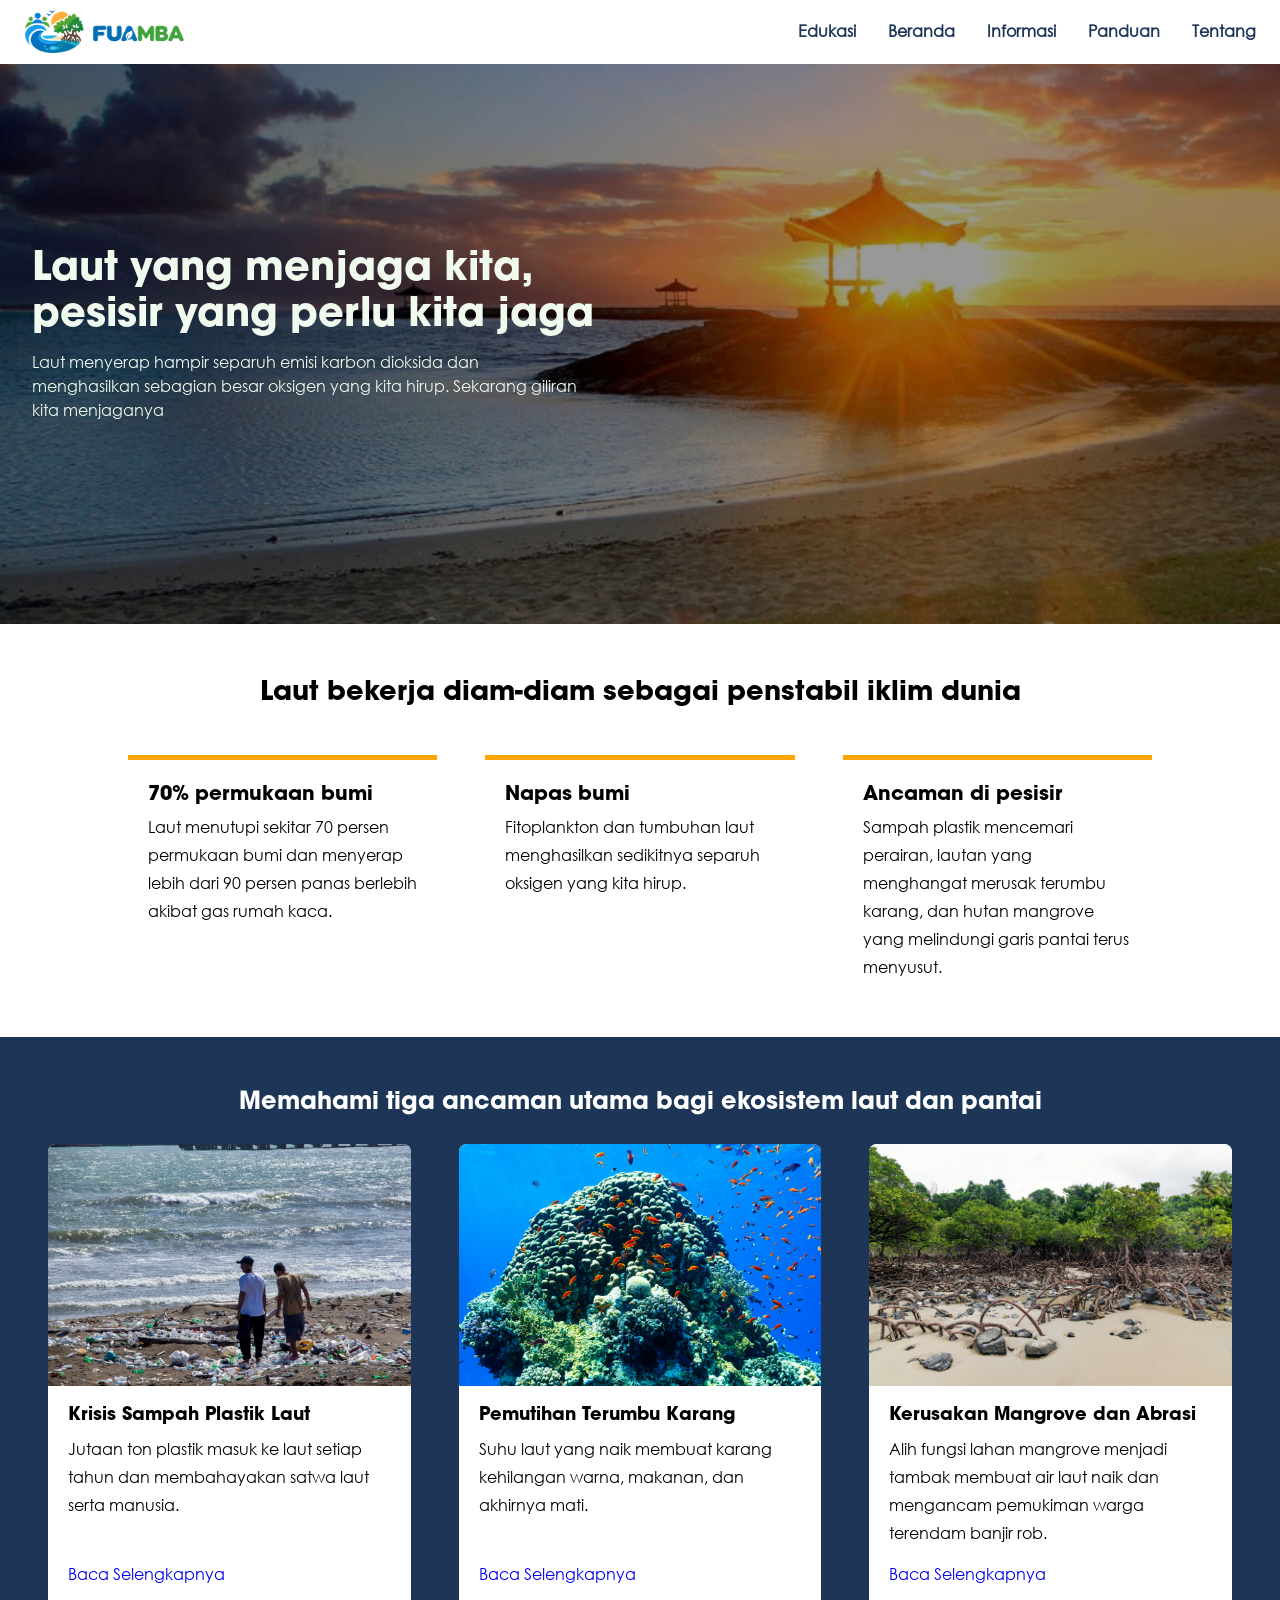
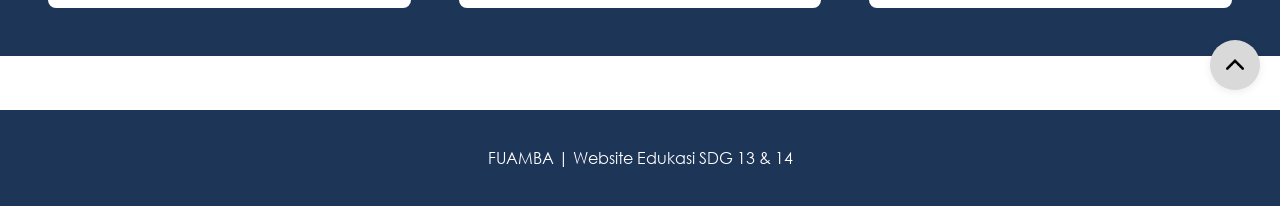
<file: html/informasi.html>
<!DOCTYPE html>
<html lang="en">
<head>
    <meta charset="UTF-8">
    <meta name="viewport" content="width=device-width, initial-scale=1.0">
    <title>Informasi - FUAMBA</title>

<link rel="stylesheet" href="../css/informasi.css">
</head>
<body>
    <nav>
        <img class="logo" src="../assets/images/fuamba.png" alt="">

    <input type="checkbox" id="menu-toggle" class="menu-toggle" aria-label="Buka menu">
    <label for="menu-toggle" class="hamburger" aria-hidden="true">
      <span></span>
      <span></span>
      <span></span>
    </label>

        <div class="menu">
            <a href="edukasi.html">Edukasi</a>
            <a href="../index.html">Beranda</a>
            <a href="informasi.html">Informasi</a>
            <a href="panduan.html">Panduan</a>
            <a href="tentang.html">Tentang</a>
        </div>
    </nav>

    <div class="hero">
        <div class="hero-content">
            <h1 >Laut yang menjaga kita, pesisir yang perlu kita jaga </h1>
            <p>
                Laut menyerap hampir separuh emisi karbon dioksida dan menghasilkan sebagian besar oksigen yang kita hirup. Sekarang giliran kita menjaganya
            </p>
        </div>
    </div>
    <div class="distance">
    <div class="distance-element">
        <div style="text-align: center; margin: 3rem auto;">
        <h1 style="margin-bottom: 1.5rem; font-size: 1.7rem;">Laut bekerja diam-diam sebagai penstabil iklim dunia</h1>
    </div>
    <div class="explain">
        <div class="explain-card">
            <h1>70% permukaan bumi</h1>
            <p>Laut menutupi sekitar 70 persen permukaan bumi dan menyerap lebih dari 90 persen panas berlebih akibat gas rumah kaca.</p>
        </div>
        <div class="explain-card">
            <h1>Napas bumi</h1>
            <p>Fitoplankton dan tumbuhan laut menghasilkan sedikitnya separuh oksigen yang kita hirup.</p>
        </div>
        <div class="explain-card">
            <h1>Ancaman di pesisir</h1>
            <p>Sampah plastik mencemari perairan, lautan yang menghangat merusak terumbu karang, dan hutan mangrove yang melindungi garis pantai terus menyusut.</p>
        </div>
    </div>
    <br><br>
        
    </div>
    </div>
        <div class="card">
        <h1 style="color: white; width: 100%;">
            Memahami tiga ancaman utama bagi ekosistem laut dan pantai
        </h1>
        <div class="explain">
            <div class="card-element">
                <img class="card-image" src="../assets/images/laut-sampah2.jpg" alt="">
                <div class="card-body">
                <h2 style="color: black; font-size: 18px; margin-bottom: 10px;">
                    Krisis Sampah Plastik Laut
                </h2>
                <p>
                    Jutaan ton plastik masuk ke 
                    laut setiap tahun dan membahayakan 
                    satwa laut serta manusia.
                </p>
                <a href="artikel-3.html">Baca Selengkapnya</a>
                </div>
            </div>
            <div class="card-element">
                <img class="card-image" src="../assets/images/terumbu-karang.jpg" alt="">
                <div class="card-body">
                <h2 style="color: black; font-size: 18px; margin-bottom: 10px;">
                    Pemutihan Terumbu Karang
                </h2>
                <p>
                    Suhu laut yang naik membuat karang kehilangan 
                    warna, makanan, dan akhirnya mati.
                </p>
                <a href="artikel-1.html">Baca Selengkapnya</a>
                </div>
            </div>
            <div class="card-element">
                <img class="card-image" src="../assets/images/mangrove-rusak.jpg" alt="">
                <div class="card-body">
                <h2 style="color: black; font-size: 18px; margin-bottom: 10px;">
                    Kerusakan Mangrove dan Abrasi
                </h2>
                <p>
                    Alih fungsi lahan mangrove menjadi tambak membuat air laut 
                    naik dan mengancam pemukiman warga terendam banjir rob.
                </p>
                <a href="artikel-2.html">Baca Selengkapnya</a>
                </div>
            </div>
        </div>
    </div>
    <br><br><br>
    <div style="position: relative">
        <a href="#top" class="back-to-top">
            <img src="../assets/images/arrkey.png" class="arrow-icon">
        </a>
    </div>
    <footer class="footer">
        <p>FUAMBA | Website Edukasi SDG 13 & 14</p>
    </footer>
</body>
</html>
</file>
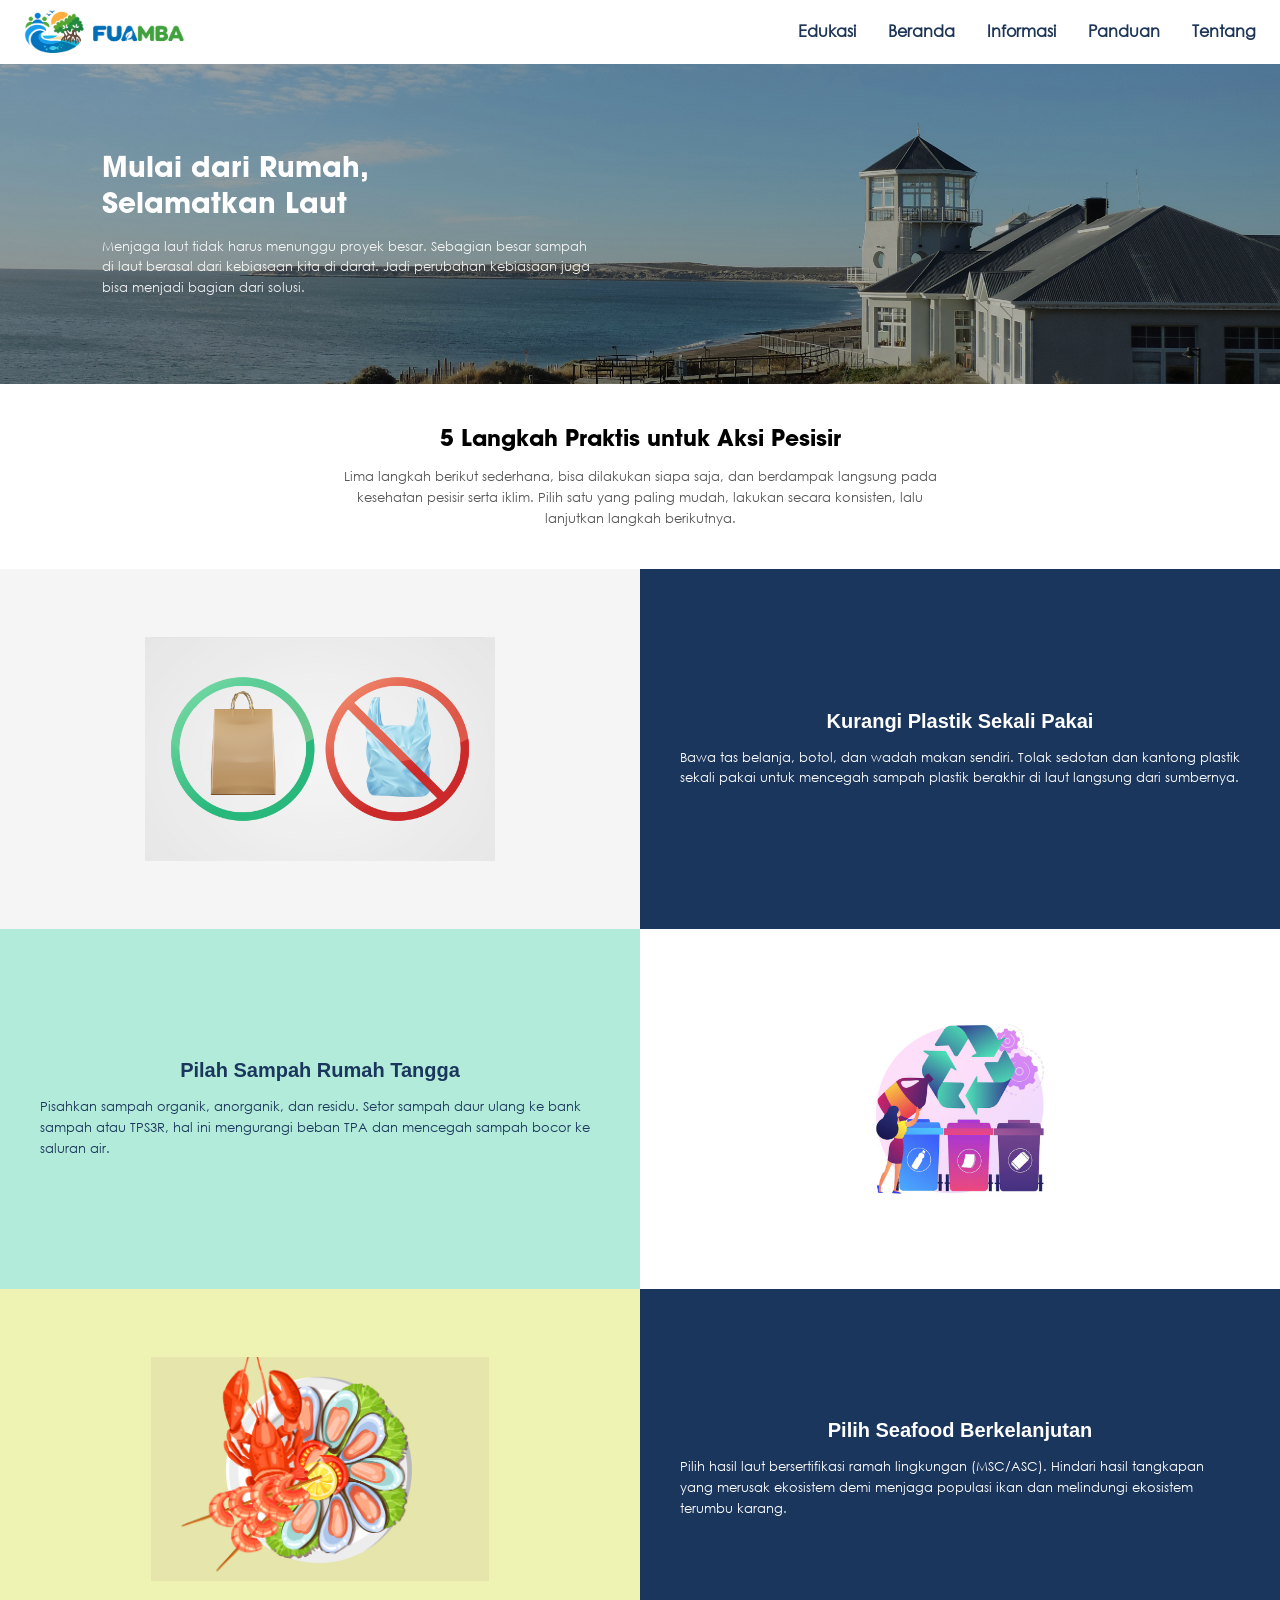
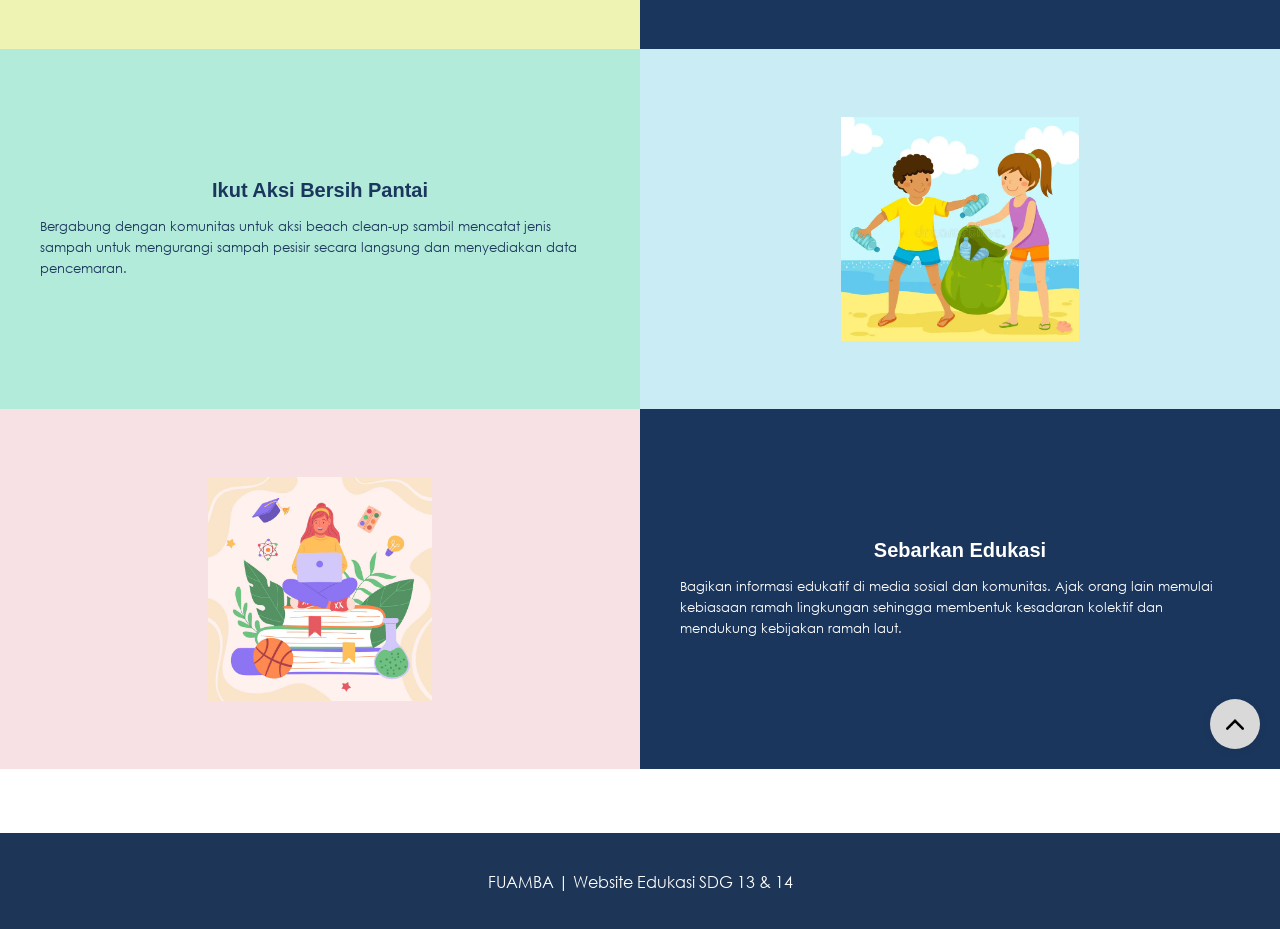
<file: html/panduan.html>
<!DOCTYPE html>
<html lang="id">
<head>
    <meta charset="UTF-8">
    <meta name="viewport" content="width=device-width, initial-scale=1.0">
    <title>Panduan - FUAMBA</title>
    <link rel="stylesheet" href="../css/panduan.css">
</head>
<body>
    <nav>
        <img class="logo" src="../assets/images/fuamba.png" alt="">

    <input type="checkbox" id="menu-toggle" class="menu-toggle" aria-label="Buka menu">
    <label for="menu-toggle" class="hamburger" aria-hidden="true">
      <span></span>
      <span></span>
      <span></span>
    </label>

        <div class="menu">
            <a href="edukasi.html">Edukasi</a>
            <a href="../index.html">Beranda</a>
            <a href="informasi.html">Informasi</a>
            <a href="panduan.html">Panduan</a>
            <a href="tentang.html">Tentang</a>
        </div>
    </nav>

    <div class="hero">
        <div class="hero-content">
            <h1>Mulai dari Rumah,<br>Selamatkan Laut</h1>
            <p>Menjaga laut tidak harus menunggu proyek besar. Sebagian besar sampah di laut berasal dari kebiasaan kita di darat. Jadi perubahan kebiasaan juga bisa menjadi bagian dari solusi.</p>
        </div>
    </div>

    <section class="intro">
        <h2>5 Langkah Praktis untuk Aksi Pesisir</h2>
        <p>Lima langkah berikut sederhana, bisa dilakukan siapa saja, dan berdampak langsung pada kesehatan pesisir serta iklim. Pilih satu yang paling mudah, lakukan secara konsisten, lalu lanjutkan langkah berikutnya.</p>
    </section>

    <main class="steps-container">
        <div class="card card-image bg-light-gray">
            <img src="../assets/images/Plastik sekali pakai.jpg" alt="Kurangi Plastik Sekali Pakai">
        </div>
        <div class="card card-text bg-navy">
            <h3>Kurangi Plastik Sekali Pakai</h3>
            <p>Bawa tas belanja, botol, dan wadah makan sendiri. Tolak sedotan dan kantong plastik sekali pakai untuk mencegah sampah plastik berakhir di laut langsung dari sumbernya.</p>
        </div>

        <div class="card card-text bg-cyan">
            <h3>Pilah Sampah Rumah Tangga</h3>
            <p>Pisahkan sampah organik, anorganik, dan residu. Setor sampah daur ulang ke bank sampah atau TPS3R, hal ini mengurangi beban TPA dan mencegah sampah bocor ke saluran air.</p>
        </div>
        <div class="card card-image bg-white">
            <img src="../assets/images/pilah sampah.jpg" alt="Pilah Sampah Rumah Tangga">
        </div>

        <div class="card card-image bg-yellow">
            <img src="../assets/images/seafood.jpg" alt="Pilih Seafood Berkelanjutan">
        </div>
        <div class="card card-text bg-navy">
            <h3>Pilih Seafood Berkelanjutan</h3>
            <p>Pilih hasil laut bersertifikasi ramah lingkungan (MSC/ASC). Hindari hasil tangkapan yang merusak ekosistem demi menjaga populasi ikan dan melindungi ekosistem terumbu karang.</p>
        </div>

        <div class="card card-text bg-cyan">
            <h3>Ikut Aksi Bersih Pantai</h3>
            <p>Bergabung dengan komunitas untuk aksi beach clean-up sambil mencatat jenis sampah untuk mengurangi sampah pesisir secara langsung dan menyediakan data pencemaran.</p>
        </div>
        <div class="card card-image bg-light-blue">
            <img src="../assets/images/bersih pantai.jpg" alt="Ikut Aksi Bersih Pantai">
        </div>

        <div class="card card-image bg-pink">
            <img src="../assets/images/edukasi.jpg" alt="Sebarkan Edukasi">
        </div>
        <div class="card card-text bg-navy">
            <h3>Sebarkan Edukasi</h3>
            <p>Bagikan informasi edukatif di media sosial dan komunitas. Ajak orang lain memulai kebiasaan ramah lingkungan sehingga membentuk kesadaran kolektif dan mendukung kebijakan ramah laut.</p>
        </div>
    </main>
    <div style="position: relative">
        <a href="#top" class="back-to-top">
            <img src="../assets/images/arrkey.png" class="arrow-icon">
        </a>
    </div>
    <footer class="footer">
        <p>FUAMBA | Website Edukasi SDG 13 & 14</p>
    </footer>
</body>
</html>
</file>
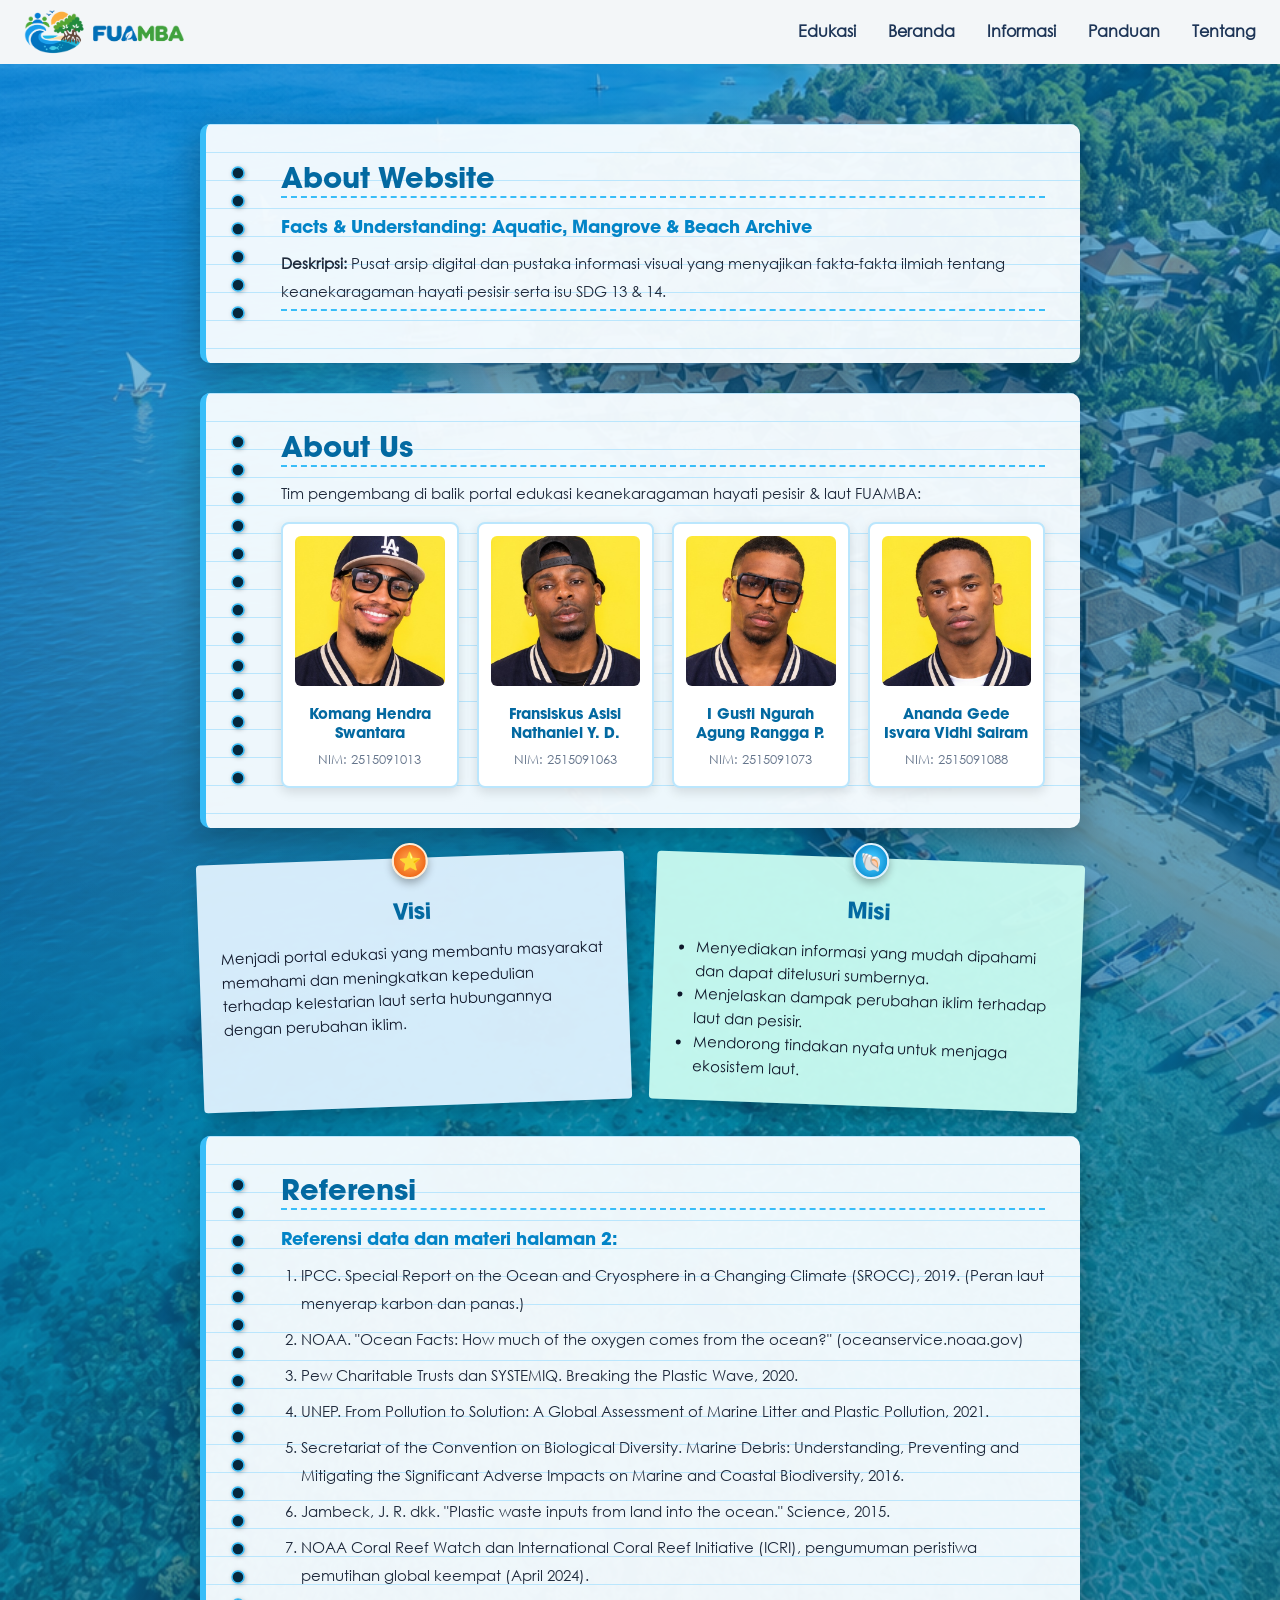
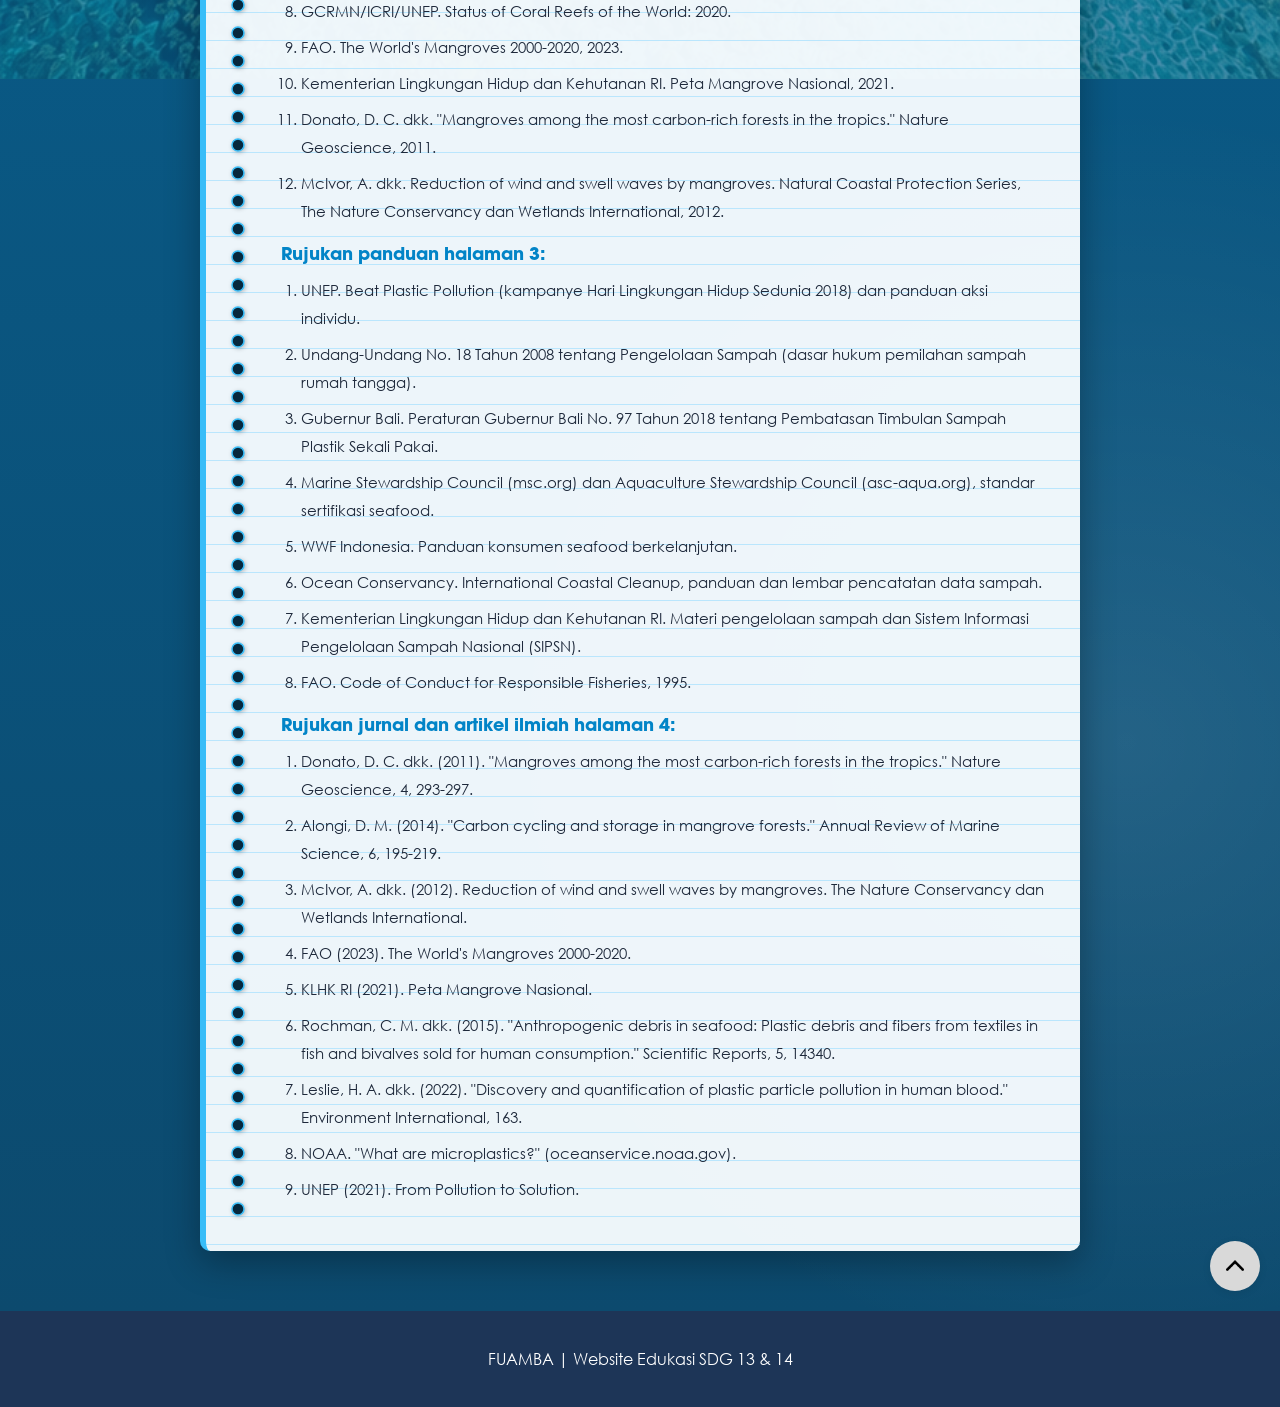
<file: html/tentang.html>
<!DOCTYPE html>
<html lang="id">
<head>
    <meta charset="UTF-8">
    <meta name="viewport" content="width=device-width, initial-scale=1.0">
    <title>About Us - FUAMBA</title>
    <link rel="stylesheet" href="../css/tentang.css">
</head>
<body>

        <nav>
        <img class="logo" src="../assets/images/fuamba.png" alt="">

    <input type="checkbox" id="menu-toggle" class="menu-toggle" aria-label="Buka menu">
    <label for="menu-toggle" class="hamburger" aria-hidden="true">
      <span></span>
      <span></span>
      <span></span>
    </label>

        <div class="menu">
            <a href="../html/edukasi.html">Edukasi</a>
            <a href="../index.html">Beranda</a>
            <a href="../html/informasi.html">Informasi</a>
            <a href="../html/panduan.html">Panduan</a>
            <a href="../html/tentang.html">Tentang</a>
        </div>
    </nav>

    <section class="ocean-section">
        <div class="ocean-bg-decor"></div>

        <div class="content-container">

            <div class="binder-paper">
                <h2>About Website</h2>
                <h3>Facts & Understanding: Aquatic, Mangrove & Beach Archive</h3>
                <p><strong>Deskripsi:</strong> Pusat arsip digital dan pustaka informasi visual yang 
                  menyajikan fakta-fakta ilmiah tentang keanekaragaman hayati pesisir serta isu SDG 13 & 14.</p>
                <h2></h2>
            </div>

            <div class="binder-paper">
                <h2>About Us</h2>
                <p>Tim pengembang di balik portal edukasi keanekaragaman hayati pesisir & laut FUAMBA:</p>
                
                <div class="team-grid">
                    <div class="team-card">
                        <img src="../assets/images/member1.jpeg" alt="Komang Hendra Swantara">
                        <h4>Komang Hendra Swantara</h4>
                        <span>NIM: 2515091013</span>
                    </div>

                    <div class="team-card">
                        <img src="../assets/images/member3.jpeg" alt="Fransiskus Asisi Nathaniel Y. D.">
                        <h4>Fransiskus Asisi Nathaniel Y. D.</h4>
                        <span>NIM: 2515091063</span>
                    </div>

                    <div class="team-card">
                        <img src="../assets/images/member2.jpeg" alt="I Gusti Ngurah Agung Rangga P.">
                        <h4>I Gusti Ngurah Agung Rangga P.</h4>
                        <span>NIM: 2515091073</span>
                    </div>

                    <div class="team-card">
                        <img src="../assets/images/member4.jpeg" alt="Ananda Gede Isvara Vidhi Sairam">
                        <h4>Ananda Gede Isvara Vidhi Sairam</h4>
                        <span>NIM: 2515091088</span>
                    </div>
                </div>
            </div>

            <div class="sticky-notes-grid">
                <div class="sticky-note note-visi">
                    <div class="ocean-magnet starfish" title="Magnet Bintang Laut">⭐</div>
                    <h3>Visi</h3>
                    <p>Menjadi portal edukasi yang membantu masyarakat memahami dan meningkatkan kepedulian terhadap kelestarian laut serta hubungannya dengan perubahan iklim.</p>
                </div>

                <div class="sticky-note note-misi">
                    <div class="ocean-magnet shell" title="Magnet Kerang">🐚</div>
                    <h3>Misi</h3>
                    <ul>
                        <li>Menyediakan informasi yang mudah dipahami dan dapat ditelusuri sumbernya.</li>
                        <li>Menjelaskan dampak perubahan iklim terhadap laut dan pesisir.</li>
                        <li>Mendorong tindakan nyata untuk menjaga ekosistem laut.</li>
                    </ul>
                </div>
            </div>

            <div class="binder-paper">
                <h2>Referensi</h2>

                <h3>Referensi data dan materi halaman 2:</h3>
                <ol class="reference-list">
                    <li>IPCC. Special Report on the Ocean and Cryosphere in a Changing Climate (SROCC), 2019. (Peran laut menyerap karbon dan panas.)</li>
                    <li>NOAA. "Ocean Facts: How much of the oxygen comes from the ocean?" (oceanservice.noaa.gov)</li>
                    <li>Pew Charitable Trusts dan SYSTEMIQ. Breaking the Plastic Wave, 2020.</li>
                    <li>UNEP. From Pollution to Solution: A Global Assessment of Marine Litter and Plastic Pollution, 2021.</li>
                    <li>Secretariat of the Convention on Biological Diversity. Marine Debris: Understanding, Preventing and Mitigating the Significant Adverse Impacts on Marine and Coastal Biodiversity, 2016.</li>
                    <li>Jambeck, J. R. dkk. "Plastic waste inputs from land into the ocean." Science, 2015.</li>
                    <li>NOAA Coral Reef Watch dan International Coral Reef Initiative (ICRI), pengumuman peristiwa pemutihan global keempat (April 2024).</li>
                    <li>GCRMN/ICRI/UNEP. Status of Coral Reefs of the World: 2020.</li>
                    <li>FAO. The World's Mangroves 2000-2020, 2023.</li>
                    <li>Kementerian Lingkungan Hidup dan Kehutanan RI. Peta Mangrove Nasional, 2021.</li>
                    <li>Donato, D. C. dkk. "Mangroves among the most carbon-rich forests in the tropics." Nature Geoscience, 2011.</li>
                    <li>McIvor, A. dkk. Reduction of wind and swell waves by mangroves. Natural Coastal Protection Series, The Nature Conservancy dan Wetlands International, 2012.</li>
                </ol>

                <h3>Rujukan panduan halaman 3:</h3>
                <ol class="reference-list">
                    <li>UNEP. Beat Plastic Pollution (kampanye Hari Lingkungan Hidup Sedunia 2018) dan panduan aksi individu.</li>
                    <li>Undang-Undang No. 18 Tahun 2008 tentang Pengelolaan Sampah (dasar hukum pemilahan sampah rumah tangga).</li>
                    <li>Gubernur Bali. Peraturan Gubernur Bali No. 97 Tahun 2018 tentang Pembatasan Timbulan Sampah Plastik Sekali Pakai.</li>
                    <li>Marine Stewardship Council (msc.org) dan Aquaculture Stewardship Council (asc-aqua.org), standar sertifikasi seafood.</li>
                    <li>WWF Indonesia. Panduan konsumen seafood berkelanjutan.</li>
                    <li>Ocean Conservancy. International Coastal Cleanup, panduan dan lembar pencatatan data sampah.</li>
                    <li>Kementerian Lingkungan Hidup dan Kehutanan RI. Materi pengelolaan sampah dan Sistem Informasi Pengelolaan Sampah Nasional (SIPSN).</li>
                    <li>FAO. Code of Conduct for Responsible Fisheries, 1995.</li>
                </ol>

                <h3>Rujukan jurnal dan artikel ilmiah halaman 4:</h3>
                <ol class="reference-list">
                    <li>Donato, D. C. dkk. (2011). "Mangroves among the most carbon-rich forests in the tropics." Nature Geoscience, 4, 293-297.</li>
                    <li>Alongi, D. M. (2014). "Carbon cycling and storage in mangrove forests." Annual Review of Marine Science, 6, 195-219.</li>
                    <li>McIvor, A. dkk. (2012). Reduction of wind and swell waves by mangroves. The Nature Conservancy dan Wetlands International.</li>
                    <li>FAO (2023). The World's Mangroves 2000-2020.</li>
                    <li>KLHK RI (2021). Peta Mangrove Nasional.</li>
                    <li>Rochman, C. M. dkk. (2015). "Anthropogenic debris in seafood: Plastic debris and fibers from textiles in fish and bivalves sold for human consumption." Scientific Reports, 5, 14340.</li>
                    <li>Leslie, H. A. dkk. (2022). "Discovery and quantification of plastic particle pollution in human blood." Environment International, 163.</li>
                    <li>NOAA. "What are microplastics?" (oceanservice.noaa.gov).</li>
                    <li>UNEP (2021). From Pollution to Solution.</li>
                </ol>
            </div>

        </div>
    </section>
    <div style="position: relative">
        <a href="#top" class="back-to-top">
            <img src="../assets/images/arrkey.png" class="arrow-icon">
        </a>
    </div>
    <footer class="footer">
        <p>FUAMBA | Website Edukasi SDG 13 & 14</p>
    </footer>
    
</body>
</html>
</file>
<file: css/indexx.css>
@font-face {
            font-family: ITC Avant Garde Gothic Bold;
            src: url('../assets/fonts/ITC Avant Garde Gothic Bold.otf');
        }
        @font-face {
            font-family: weezerfont;
            src: url('../assets/fonts/weezerfont.ttf');
        }
        h1,h2 {
            font-family: ITC Avant Garde Gothic Bold;
        }
        p,a {
            font-family: weezerfont;
        }
        a {
            text-decoration: none;
        }
        :root {
            --teks-gelap: #1D3557;
            --biru: #457B9D;
            --biru-muda: #A8DADC;
            --putih-bg: #F1FAEE;
            --teal: #F1FAEE;
        }
        * {
            margin: 0;
            padding: 0;
            box-sizing: border-box;
        }
        body {
            background-color: #ffffff;
        }

/* ini untuk navbar desktop */
        nav {
            background-color: white;
            display: flex;
            align-items: center;
            justify-content: space-between;
            gap: 1.5rem;
            height: 4rem;
            position: relative;
            padding: 0.6rem 1.5rem;
            background: rgba(255, 255, 255, 0.95);
            z-index: 2;
        }
        nav .logo {
            width: 10rem;
        }
        .menu {
            display: flex;
            gap: 2rem;
        }
        .menu-toggle {
            position: absolute;
            opacity: 0;
            pointer-events: none;
        }
        nav a {
            padding-bottom: 3px;
            color: var(--teks-gelap);
            font-weight: 800;
             
        }
        nav a:hover {
            border-bottom: 3px solid var(--teks-gelap);
        }

    .hamburger {
      display: none;
      flex-direction: column;
      gap: 5px;
      padding: 0.5rem;
      cursor: pointer;
    }

    .hamburger span {
      display: block;
      width: 1.6rem;
      height: 3px;
      border-radius: 2px;
      background: var(--teks-gelap);
      transition: transform 0.3s, opacity 0.3s;
    }
 /* ini untuk navbar desktop */
        .btn {
            display: inline-block;
            padding: 0.7rem 1.75rem;
            background: var(--hijau-laut);
            color: var(--teks-gelap);
            font-weight: 700;
            border-radius: 50px;    
            transition: background 0.2s color 0.2;
            background-color: var(--biru-muda);
        }
        .btn:hover {
            background: var(--teks-gelap);
            color: white;
            border: 3px solid white;
        }


        .hero {
            background-image: linear-gradient(rgba(0, 0, 0, 0.4), rgba(0, 0, 0, 0.4)),
                                url(../assets/images/sea.jpg);
            min-height: 35rem;
            display: flex;
            align-items: center;
            background-repeat: no-repeat;
            width: 100%;
            background-size: cover;
            background-position: center;
        }
        .hero-content {
         max-width: 40rem;
         color: var(--putih-bg);
         padding-left: 5rem;
        }
        .hero h1 {
            font-weight: 800;
            font-size: 3.5rem;
            margin-bottom: 1rem;
            line-height: 1.15;
        }
        .hero p {
            font-size: 0.85rem;
            line-height: 1.5;
            margin-bottom: 1.5rem;
        }

        .introduction {
            background-image: linear-gradient(rgba(0, 0, 0, 0.4), rgba(0, 0, 0, 0.4)),
                        url(../assets/images/pantai.jpg);
            min-height: 35rem;
            display: flex;
            align-items: center;
            background-repeat: no-repeat;
            width: 100%;
            background-size: cover;
            background-position: center;
        }

        .SDG {
            display: flex;
            align-items: center;
            flex-direction: row;
            gap: 4rem;
            padding: 5rem 2rem;
            max-width: 60rem;
            margin: 0 auto;
        }
        .SDG-logo {
            width: min(19rem, 40vw);
            border-radius: 1rem;
            box-shadow: 0 14px 30px rgba(0, 0, 0, 0.2);
        }
        .SDG-title {
            margin-bottom: 1rem;
            font-size: 2rem;
            line-height: 1.15;
        }
        .SDG-text {
            max-width: 34rem;
            margin: 0 auto 1.5rem;
            line-height: 1.7;
        }

        .container-bg {
            background-image: url('../assets/images/sea2.jpg');
            background-size: cover;
            background-position: center;
            padding: 60px 20px;
        }
        .glass-box {
            background-color: rgba(255, 255, 255, 0.75); 
            backdrop-filter: blur(10px);                  
            -webkit-backdrop-filter: blur(10px);          
            border: 1px solid rgba(255, 255, 255, 0.4);   
            text-align: center;
            color: #111827;
            box-shadow: 0 4px 6px -1px rgba(0, 0, 0, 0.05);
        }

        .main-box {
            border-radius: 24px;
            padding: 32px 24px;
            max-width: 650px;
            margin: 0 auto 24px auto;
        }

        .main-box h2 {
            font-size: 24px;
            font-weight: 700;
            margin: 0 0 12px 0;
        }

        .main-box p {
            font-size: 15px;
            line-height: 1.6;
            margin: 0;
        }

        .grid-box {
            display: grid;
            grid-template-columns: repeat(3, 1fr);
            gap: 16px;
            max-width: 850px;
            margin: 0 auto;
        }

        .small-box {
            border-radius: 18px;
            padding: 20px 16px;
            display: flex;
            align-items: center;
            justify-content: center;
        }

        .small-box p {
            font-size: 14px;
            font-weight: 600;
            line-height: 1.4;
            margin: 0;
        }
        .distance {
            display: flex;
            align-items: center;
            justify-content: center;
            align-items: center;
            flex-direction: column;
        }
        .distance-element {
            width: 80%;
            padding: 2rem 0;
        }
        .distance-element div {
            border-radius: 8px;
        }

        footer {
            width: 100%;
            background-color: #1D3557;
            padding: 3rem 0;
            height: 2rem;
            display: flex;
            justify-content: center;
            align-items: center;
        }
        footer p {
            color: white;
        }

        @media (max-width: 768px) {
    .quote-title {
    font-size: 2rem;
    }
    .distance-element {
        border-radius: 0px;
        width: 100%;
    }
    .hero {
        justify-content: center;
        align-items: center;
        text-align: center;
        padding: 0 2rem;
    }
    .hero-content {
        padding-left: 0;
    }
    .hero h1 {
        font-size: 3rem;
    }

    /* ini untuk navbar hp */
    .nav {
        padding: 0.6rem 1.5rem;
    }
    .menu-toggle:checked + .hamburger span:nth-child(1) {
      transform: translateY(8px) rotate(45deg);
    }

    .menu-toggle:checked + .hamburger span:nth-child(2) {
      opacity: 0;
    }

    .menu-toggle:checked + .hamburger span:nth-child(3) {
      transform: translateY(-8px) rotate(-45deg);
    }

    /* Garis fokus saat tombol dipilih dengan keyboard */
    .menu-toggle:focus-visible + .hamburger {
      outline: 3px solid #d9482b;
      border-radius: 6px;
    }

    .menu {
        display: none;
        position: absolute;
        top: 100%;
        left: 0;
        right: 0;
        flex-direction: column;
        gap: 0;
        background: white;
        box-shadow: 0 10px 20px rgba(0, 0, 0, 0.15);
    }
    .menu a {
        padding: 0.9rem 1.5rem;
    }
    .menu a:hover {
        background: var(--biru-muda);
        color: var(--teks-gelap);
    }

      /* Menu tampil saat checkbox dicentang */
    .menu-toggle:checked ~ .menu {
        display: flex;
    }
    .hamburger {
        display: flex;
    }
    /* ini untuk navbar hp */



        .SDG {
            padding: 5rem 3rem;
            flex-direction: column;
            gap: 2rem;
        }

        .SDG-13 .SDG {
            flex-direction: column-reverse;
        }

        .SDG-box {
            text-align: center;
        }

        .sdg p {
            margin-left: 0;
        }

        .sdg h2 {
            font-size: 2.4rem;
        }

        .grid-box {
            grid-template-columns: 1fr;
        }
    }

    .explain {
        background-image: linear-gradient(rgba(0, 0, 0, 0.4), rgba(0, 0, 0, 0.4)),
                        url(../assets/images/sea2.jpg);
        min-height: 35rem;
        display: flex;
        align-items: center;
        background-repeat: no-repeat;
        width: 100%;
        background-size: cover;
        background-position: center;
    }

    html {
  scroll-behavior: smooth;
}
/* Gaya untuk tombol "Back to Top" */

    .back-to-top {
        position: absolute;
        bottom: 20px; 
        right: 20px;
        width: 50px;
        height: 50px;
        background-color: #d9d9d9;
        border-radius: 50%;
        display: flex;
        align-items: center;
        justify-content: center;
        text-decoration: none;
        box-shadow: 0 2px 8px rgba(0, 0, 0, 0.08);
        transition: background-color 0.2s ease;
        z-index: 10;
    }

    .back-to-top:hover {
        background-color: #c5c5c5;
    }

    .arrow-icon {
        width: 18px;
        height: auto;
        display: block;
    }

/* Gaya untuk bagian kutipan */
.quote-section {
    width: 100%;
    max-width: none;
    margin: 0 auto;
    padding: 5rem 0;
    padding-left: 3rem;
}
.quote-title {
    font-size: 3rem;
    line-height: 1.15;
    color: #000;
    margin-bottom: 1rem;
}
.quote-text {
    font-size: 0.9rem;
    line-height: 1.6;
    color: var(--teks-gelap);
    padding-left: 2rem;
}
</file>
<file: css/artikel.css>
* {
    box-sizing: border-box;
    margin: 0;
    padding: 0;
}
:root {
    --teks-gelap: #1D3557;
    --biru: #457B9D;
    --biru-muda: #A8DADC;
    --putih-bg: #F1FAEE;
    --teal: #F1FAEE;
}
body.info-page {
    font-family: -apple-system, BlinkMacSystemFont, "Segoe UI", Roboto, Helvetica, Arial, sans-serif;
    color: #2c2c2c;
    background-color: #f8f5f5;
    line-height: 1.6;
}
@font-face {
    font-family: ITC Avant Garde Gothic Bold;
    src: url('../assets/fonts/ITC Avant Garde Gothic Bold.otf');
}
@font-face {
    font-family: weezerfont;
    src: url('../assets/fonts/weezerfont.ttf');
}
h1,h2 {
    font-family: ITC Avant Garde Gothic Bold;
}
p,a {
    font-family: weezerfont;
}
a {
    text-decoration: none;
}

/* ini untuk navbar desktop */
        nav {
            background-color: white;
            display: flex;
            align-items: center;
            justify-content: space-between;
            gap: 1.5rem;
            height: 4rem;
            position: relative;
            padding: 0.6rem 1.5rem;
            background: rgba(255, 255, 255, 0.95);
            z-index: 2;
        }
        nav .logo {
            width: 10rem;
        }
        .menu {
            display: flex;
            gap: 2rem;
        }
        .menu-toggle {
            position: absolute;
            opacity: 0;
            pointer-events: none;
        }
        nav a {
            padding-bottom: 3px;
            color: var(--teks-gelap);
            font-weight: 800;
             
        }
        nav a:hover {
            border-bottom: 3px solid var(--teks-gelap);
        }

    .hamburger {
      display: none;
      flex-direction: column;
      gap: 5px;
      padding: 0.5rem;
      cursor: pointer;
    }

    .hamburger span {
      display: block;
      width: 1.6rem;
      height: 3px;
      border-radius: 2px;
      background: var(--teks-gelap);
      transition: transform 0.3s, opacity 0.3s;
    }
 /* ini untuk navbar desktop */

.edukasi-page {
    max-width: 650px;
    margin: 0 auto;
    padding: 20px 20px 60px 20px;
}

.heading-edukasi {
    text-align: center;
    margin-top: 20px;
    margin-bottom: 15px;
}

.heading-edukasi h1 {
    font-size: 26px;
    font-weight: 700;
    color: #111111;
    margin-bottom: 12px;
}

.edukasi-meta-row {
    display: flex;
    justify-content: center;
    align-items: center;
}

.edukasi-meta {
    font-size: 13px;
    color: #666666;
}

.edukasi-actions {
    display: none !important;
}

.author {
    display: flex;
    align-items: center;
    justify-content: center;
    gap: 12px;
    margin: 15px 0 25px 0;
}

.author-photos {
    display: flex;
    align-items: center;
}

.author-photo {
    width: 38px;
    height: 38px;
    border-radius: 50%;
    object-fit: cover;
    border: 2px solid #ffffff;
    box-shadow: 0 1px 3px rgba(0, 0, 0, 0.15);
}

.author-photo-two {
    margin-left: -12px;
}

.author-details {
    text-align: left;
}

.author-names {
    font-size: 13px;
    font-weight: 600;
    color: #222222;
}

.author-role {
    font-size: 12px;
    color: #777777;
}

.featured-figure {
    margin: 20px 0 25px 0;
}

.featured-image {
    width: 100%;
    height: auto;
    display: block;
    border-radius: 2px;
}

figcaption {
    margin-top: 10px;
    font-size: 12px;
    color: #777777;
    text-align: left;
    line-height: 1.4;
}

.article-divider {
    width: 60%;
    height: 1px;
    background-color: #dddddd;
    margin: 30px auto;
}

.article-content {
    font-size: 14.5px;
    line-height: 1.65;
    color: #2b2b2b;
}

.article-content p {
    margin-bottom: 18px;
}

.article-content h2 {
    font-size: 16px;
    font-weight: 700;
    margin: 24px 0 10px 0;
    color: #111111;
}

.key-facts {
    margin: 20px 0;
}

.facts-heading {
    font-size: 15px;
    font-weight: 700;
    margin-bottom: 10px;
}

.key-facts ul {
    padding-left: 20px;
    margin-bottom: 20px;
}

.key-facts li {
    margin-bottom: 10px;
}

.source-name {
    color: #555555;
    text-decoration: underline;
    font-size: 13.5px;
    cursor: pointer;
}

        footer {
            width: 100%;
            background-color: #1D3557;
            padding: 3rem 0;
            height: 2rem;
            display: flex;
            justify-content: center;
            align-items: center;
        }
        footer p {
            color: white;
        }
@media (max-width: 768px) {

    .nav {
        padding: 0.6rem 1.5rem;
    }
    .menu-toggle:checked + .hamburger span:nth-child(1) {
      transform: translateY(8px) rotate(45deg);
    }

    .menu-toggle:checked + .hamburger span:nth-child(2) {
      opacity: 0;
    }

    .menu-toggle:checked + .hamburger span:nth-child(3) {
      transform: translateY(-8px) rotate(-45deg);
    }

    /* Garis fokus saat tombol dipilih dengan keyboard */
    .menu-toggle:focus-visible + .hamburger {
      outline: 3px solid #d9482b;
      border-radius: 6px;
    }

    .menu {
        display: none;
        position: absolute;
        top: 100%;
        left: 0;
        right: 0;
        flex-direction: column;
        gap: 0;
        background: white;
        box-shadow: 0 10px 20px rgba(0, 0, 0, 0.15);
    }
    .menu a {
        padding: 0.9rem 1.5rem;
    }
    .menu a:hover {
        background: var(--biru-muda);
        color: var(--teks-gelap);
    }

      /* Menu tampil saat checkbox dicentang */
    .menu-toggle:checked ~ .menu {
        display: flex;
    }
    .hamburger {
        display: flex;
    }
    /* ini untuk navbar hp */
}

/* Back to Top Button Styles */
html {
  scroll-behavior: smooth;
}

.back-to-top {
  position: absolute;
  bottom: 20px;
  right: 20px; 
  width: 50px;
  height: 50px;
  background-color: #d9d9d9;
  border-radius: 50%;
  display: flex;
  align-items: center;
  justify-content: center;
  text-decoration: none;
  box-shadow: 0 2px 8px rgba(0, 0, 0, 0.08);
  transition: background-color 0.2s ease;
  z-index: 10;
}

.back-to-top:hover {
  background-color: #c5c5c5;
}

.arrow-icon {
  width: 18px;
  height: auto;
  display: block;
}
</file>
<file: css/edukasi.css>
* {
    margin: 0;
    padding: 0;
    box-sizing: border-box;
    font-family: Arial, sans-serif;
}

:root {
    /* Mangrove */
    --green-dark: #00694A;
    --green-card: #43A540;

    /* Mikroplastik */
    --navy: #1D3557;
    --blue-card: #75A4D3;

    /* Highlight */
    --orange: #FDB03F;

    --radius-box: 16px;
    --radius-card: 10px;
    --radius-media: 8px;

    --media-width: 330px;

    --teks-gelap: #1D3557;
    --biru: #457B9D;
    --biru-muda: #A8DADC;
    --putih-bg: #F1FAEE;
    --teal: #F1FAEE;
}

body {
    background-color: #f7f3f3;
    color: #333333;
    line-height: 1.4;
}

@font-face {
    font-family: "ITC Avant Garde Gothic Bold";
    src: url("../assets/fonts/ITC Avant Garde Gothic Bold.otf");
}

@font-face {
    font-family: "weezerfont";
    src: url("../assets/fonts/weezerfont.ttf");
}

/* Fallback Arial disertakan agar teks tetap terbaca jika file font gagal dimuat */
h1,
h2,
h3 {
    font-family: "ITC Avant Garde Gothic Bold", Arial, sans-serif;
}

p,
a {
    font-family: "weezerfont", Arial, sans-serif;
}

a {
    text-decoration: none;
}

img {
    display: block;
    max-width: 100%;
}

/* Teks yang tidak tampil di layar tapi tetap terbaca screen reader */
.visually-hidden {
    position: absolute;
    width: 1px;
    height: 1px;
    margin: -1px;
    padding: 0;
    overflow: hidden;
    clip: rect(0, 0, 0, 0);
    white-space: nowrap;
    border: 0;
}

/* ini untuk navbar desktop */
        nav {
            background-color: white;
            display: flex;
            align-items: center;
            justify-content: space-between;
            gap: 1.5rem;
            height: 4rem;
            position: relative;
            padding: 0.6rem 1.5rem;
            background: rgba(255, 255, 255, 0.95);
            z-index: 2;
        }
        nav .logo {
            width: 10rem;
        }
        .menu {
            display: flex;
            gap: 2rem;
        }
        .menu-toggle {
            position: absolute;
            opacity: 0;
            pointer-events: none;
        }
        nav a {
            padding-bottom: 3px;
            color: var(--teks-gelap);
            font-weight: 800;
             
        }
        nav a:hover {
            border-bottom: 3px solid var(--teks-gelap);
        }

    .hamburger {
      display: none;
      flex-direction: column;
      gap: 5px;
      padding: 0.5rem;
      cursor: pointer;
    }

    .hamburger span {
      display: block;
      width: 1.6rem;
      height: 3px;
      border-radius: 2px;
      background: var(--teks-gelap);
      transition: transform 0.3s, opacity 0.3s;
    }
 /* ini untuk navbar desktop */

/* KONTEN UTAMA */
main {
  padding: clamp(2.5rem, 8vw, 7rem) clamp(1rem, 2.4vw, 1.6rem) clamp(3rem, 8vw, 7rem);
  display: flex;
  flex-direction: column;
  gap: clamp(3rem, 9vw, 8rem);
}

/* Container section */
.topic {
  display: grid;
  width: 100%;
  max-width: 1000px;
  margin: 0 auto;
  border-radius: var(--radius-box);
  color: #fff;
  row-gap: 1.25rem;
}

.topic-title {
  grid-area: title;
  font-size: 2rem;
  font-weight: 700;
  line-height: 1.2;
  letter-spacing: -0.01em;
}

.media {
  grid-area: media;
  align-self: start;
  display: flex;
  flex-direction: column;
  gap: 1rem;
}

.cards {
  grid-area: cards;
  list-style: none;
  display: grid;
  grid-template-columns: repeat(2, minmax(0, 1fr));
  gap: 1rem;
}

/*  Gambar & kutipan  */
.media-figure img {
  width: 100%;
  height: 230px;
  object-fit: cover;
  border-radius: var(--radius-media);
}

.quote {
  display: flex;
  align-items: center;
  justify-content: center;
  padding: 1rem 1.1rem;
  border-radius: var(--radius-media);
  text-align: center;
}

.quote p {
  font-size: 1.25rem;
  font-weight: 700;
  line-height: 1.2;
}

/* Kartu */
.card {
  min-height: 106px;
  padding: 0.85rem 0.9rem 0.9rem;
  border-radius: var(--radius-card);
}

.card-title {
  font-size: 1.25rem;
  font-weight: 700;
  line-height: 1.15;
}

.card-text {
  margin-top: 0.7rem;
  font-size: 0.75rem;
  font-weight: 400;
  line-height: 1.25;
}

/* SECTION 1 - MANGROVE */
.topic--mangrove {
  grid-template-columns: var(--media-width) minmax(0, 1fr);
  grid-template-areas:
    ". title"
    "media cards";
  column-gap: 2.7rem;
  padding: 4rem 4.25rem 4rem 3rem;
  background: var(--green-dark);
}

.topic--mangrove .quote,
.topic--mangrove .card {
  background: var(--green-card);
}

/* Kartu ke-8: highlight oranye */
.topic--mangrove .card--highlight {
  background: var(--orange);
  color: #111;
}

.card--highlight .card-title {
  font-size: 1.35rem;
}

/* SECTION 2 - MIKROPLASTIK */
.topic--mikroplastik {
  grid-template-columns: minmax(0, 1fr) var(--media-width);
  grid-template-areas:
    "title ."
    "cards media";
  column-gap: 4.3rem;
  padding: 4rem 2.6rem 4.25rem 2.9rem;
  background: var(--navy);
}

.topic--mikroplastik .quote,
.topic--mikroplastik .card {
  background: var(--blue-card);
}
        footer {
            width: 100%;
            background-color: #1D3557;
            padding: 3rem 0;
            height: 2rem;
            display: flex;
            justify-content: center;
            align-items: center;
        }
        footer p {
            color: white;
        }

/* RESPONSIF */

/* Tablet: kolom section jadi satu */
@media (max-width: 900px) {
  .topic--mangrove,
  .topic--mikroplastik {
    grid-template-columns: minmax(0, 1fr);
    grid-template-areas:
      "title"
      "media"
      "cards";
    column-gap: 0;
    row-gap: 1.25rem;
    padding: 2.5rem 1.75rem 2.5rem;
  }

  .topic-title {
    font-size: 1.75rem;
  }

  .media-figure img {
    height: clamp(200px, 40vw, 320px);
  }
}

/* Mobile: navbar hamburger */
@media (max-width: 768px) {
 /* ini untuk navbar hp */
    .nav {
        padding: 0.6rem 1.5rem;
    }
    .menu-toggle:checked + .hamburger span:nth-child(1) {
      transform: translateY(8px) rotate(45deg);
    }

    .menu-toggle:checked + .hamburger span:nth-child(2) {
      opacity: 0;
    }

    .menu-toggle:checked + .hamburger span:nth-child(3) {
      transform: translateY(-8px) rotate(-45deg);
    }

    /* Garis fokus saat tombol dipilih dengan keyboard */
    .menu-toggle:focus-visible + .hamburger {
      outline: 3px solid #d9482b;
      border-radius: 6px;
    }

    .menu {
        display: none;
        position: absolute;
        top: 100%;
        left: 0;
        right: 0;
        flex-direction: column;
        gap: 0;
        background: white;
        box-shadow: 0 10px 20px rgba(0, 0, 0, 0.15);
    }
    .menu a {
        padding: 0.9rem 1.5rem;
    }
    .menu a:hover {
        background: var(--biru-muda);
        color: var(--teks-gelap);
    }

      /* Menu tampil saat checkbox dicentang */
    .menu-toggle:checked ~ .menu {
        display: flex;
    }
    .hamburger {
        display: flex;
    }
    /* ini untuk navbar hp */
}

/* Mobile: kartu jadi 1 kolom */
@media (max-width: 600px) {
  main {
    padding-left: 0.75rem;
    padding-right: 0.75rem;
  }

  .topic--mangrove,
  .topic--mikroplastik {
    padding: 2rem 1.1rem 2rem;
  }

  .topic-title {
    font-size: 1.5rem;
  }

  .cards {
    grid-template-columns: minmax(0, 1fr);
  }

  .card {
    min-height: 0;
  }

  .card-title {
    font-size: 1.15rem;
  }

  .card-text {
    font-size: 0.85rem;
    line-height: 1.35;
  }

  .quote p {
    font-size: 1.1rem;
  }
}

/* Preferensi gerak */
@media (prefers-reduced-motion: reduce) {
  .menu a,
  .hamburger span {
    transition: none;
  }
}

/* Back to top button */
html {
  scroll-behavior: smooth;
}

.back-to-top {
  position: absolute;
  bottom: 20px;
  right: 20px; 
  width: 50px;
  height: 50px;
  background-color: #d9d9d9;
  border-radius: 50%;
  display: flex;
  align-items: center;
  justify-content: center;
  text-decoration: none;
  box-shadow: 0 2px 8px rgba(0, 0, 0, 0.08);
  transition: background-color 0.2s ease;
  z-index: 10;
}

.back-to-top:hover {
  background-color: #c5c5c5;
}

.arrow-icon {
  width: 18px;
  height: auto;
  display: block;
}
</file>
<file: css/informasi.css>
@font-face {
            font-family: ITC Avant Garde Gothic Bold;
            src: url('../assets/fonts/ITC Avant Garde Gothic Bold.otf');
        }
        @font-face {
            font-family: weezerfont;
            src: url('../assets/fonts/weezerfont.ttf');
        }
        h1,h2 {
            font-family: ITC Avant Garde Gothic Bold;
        }
        p,a {
            font-family: weezerfont;
        }
        a {
            text-decoration: none;
        }
        :root {
            --teks-gelap: #1D3557;
            --biru: #457B9D;
            --biru-muda: #A8DADC;
            --putih-bg: #F1FAEE;
            --teal: #F1FAEE;
        }
        * {
            margin: 0;
            padding: 0;
            box-sizing: border-box;
        }
        .distance {
            display: flex;
            align-items: center;
            justify-content: center;
            align-items: center;
            flex-direction: column;
        }
        .distance-element {
            max-width: 80%;
        }

/* ini untuk navbar desktop */
        nav {
            background-color: white;
            display: flex;
            align-items: center;
            justify-content: space-between;
            gap: 1.5rem;
            height: 4rem;
            position: relative;
            padding: 0.6rem 1.5rem;
            background: rgba(255, 255, 255, 0.95);
            z-index: 2;
        }
        nav .logo {
            width: 10rem;
        }
        .menu {
            display: flex;
            gap: 2rem;
        }
        .menu-toggle {
            position: absolute;
            opacity: 0;
            pointer-events: none;
        }
        nav a {
            padding-bottom: 3px;
            color: var(--teks-gelap);
            font-weight: 800;
             
        }
        nav a:hover {
            border-bottom: 3px solid var(--teks-gelap);
        }

    .hamburger {
      display: none;
      flex-direction: column;
      gap: 5px;
      padding: 0.5rem;
      cursor: pointer;
    }

    .hamburger span {
      display: block;
      width: 1.6rem;
      height: 3px;
      border-radius: 2px;
      background: var(--teks-gelap);
      transition: transform 0.3s, opacity 0.3s;
    }
 /* ini untuk navbar desktop */
        .hero {
            background-image: linear-gradient(rgba(0, 0, 0, 0.4), rgba(0, 0, 0, 0.4)),
                                url(../assets/images/sanur.jpg.jpeg);
            min-height: 35rem;
            display: flex;
            align-items: center;
            background-repeat: no-repeat;
            width: 100%;
            background-size: cover;
            background-position: center;
        }
        .hero-content {
         max-width: 40rem;
         color: var(--putih-bg);
         padding-left: 2rem;

        }
        .hero h1 {
            font-weight: 800;
            font-size: 2.5rem;
            margin-bottom: 1rem;
            line-height: 1.15;
        }
        .hero p {
            font-size: 1rem;
            line-height: 1.5;
            margin-bottom: 1.5rem;
            width: 90%;
        }

        .explain {
            display: grid;
            grid-template-columns: 1fr 1fr 1fr;
            gap: 36px 48px;
        }
        .explain-card {
            padding: 20px;
            border-top: solid orange 5px;
        }
        .explain-card h1 {
            margin-bottom: 0.5rem;
            font-size: 1.25rem;
        }
        .explain p {
            line-height: 1.75rem;
        }

        .card {
            background-color: #1D3557;
            min-height: 35rem;
            display: flex;
            align-items: center;
            background-repeat: no-repeat;
            width: 100%;
            background-size: cover;
            background-position: center;
            flex-direction: column;
            padding: 3rem;
            text-align: center;
            gap: 28px;
        }
        .card h1 {
            font-size: 1.5rem;
        }
        .card-element {
            background-color: white;
            width: auto;
            text-align: left;
            border-radius: 8px;
            display: flex;
            flex-direction: column;
        }
        .card-body {
            flex: 1;                  
            display: flex;
            flex-direction: column;
            padding: 1rem 1.25rem 1.5rem;
}
        .card-element a {
            margin-top: auto;
            padding-top: 1rem;
            align-self:flex-start;
        }
        .card-image {
            width: 100%; 
            border-radius: 8px 8px 0 0;
            object-fit: cover;
            aspect-ratio: 3 / 2;
        }
        .card .explain {
            width: 100%;
        }
        footer {
            width: 100%;
            background-color: #1D3557;
            padding: 3rem 0;
            height: 2rem;
            display: flex;
            justify-content: center;
            align-items: center;
        }
        footer p {
            color: white;
        }

    @media(max-width: 1100px){
    .explain {
        grid-template-columns: 1fr 1fr;
    }
    }
        @media (max-width: 820px) {

    .hero {
        justify-content: center;
        align-items: center;
        text-align: center;
        padding: 0 2rem;
    }
    .hero-content {
        padding-left: 0;
    }
    .hero h1 {
        font-size: 1.75rem;
    }
    
    /* ini untuk navbar hp */
    .nav {
        padding: 0.6rem 1.5rem;
    }
    .menu-toggle:checked + .hamburger span:nth-child(1) {
      transform: translateY(8px) rotate(45deg);
    }

    .menu-toggle:checked + .hamburger span:nth-child(2) {
      opacity: 0;
    }

    .menu-toggle:checked + .hamburger span:nth-child(3) {
      transform: translateY(-8px) rotate(-45deg);
    }

    /* Garis fokus saat tombol dipilih dengan keyboard */
    .menu-toggle:focus-visible + .hamburger {
      outline: 3px solid #d9482b;
      border-radius: 6px;
    }

    .menu {
        display: none;
        position: absolute;
        top: 100%;
        left: 0;
        right: 0;
        flex-direction: column;
        gap: 0;
        background: white;
        box-shadow: 0 10px 20px rgba(0, 0, 0, 0.15);
    }
    .menu a {
        padding: 0.9rem 1.5rem;
    }
    .menu a:hover {
        background: var(--biru-muda);
        color: var(--teks-gelap);
    }

      /* Menu tampil saat checkbox dicentang */
    .menu-toggle:checked ~ .menu {
        display: flex;
    }
    .hamburger {
        display: flex;
    }
    /* ini untuk navbar hp */

    .explain {
        grid-template-columns: 1fr;
    }

    }

/* ini untuk back to top */
html {
  scroll-behavior: smooth;
}

.back-to-top {
  position: absolute;
  bottom: 20px;
  right: 20px; 
  width: 50px;
  height: 50px;
  background-color: #d9d9d9;
  border-radius: 50%;
  display: flex;
  align-items: center;
  justify-content: center;
  text-decoration: none;
  box-shadow: 0 2px 8px rgba(0, 0, 0, 0.08);
  transition: background-color 0.2s ease;
  z-index: 10;
}

.back-to-top:hover {
  background-color: #c5c5c5;
}

.arrow-icon {
  width: 18px;
  height: auto;
  display: block;
}
</file>
<file: css/panduan.css>
* {
    margin: 0;
    padding: 0;
    box-sizing: border-box;
    font-family: 'Arial', sans-serif;
}
:root {
    --teks-gelap: #1D3557;
    --biru: #457B9D;
    --biru-muda: #A8DADC;
    --putih-bg: #F1FAEE;
    --teal: #F1FAEE;
}
body {
    background-color: #ffffff;
    color: #333333;
}
        @font-face {
            font-family: ITC Avant Garde Gothic Bold;
            src: url('../assets/fonts/ITC Avant Garde Gothic Bold.otf');
        }
        @font-face {
            font-family: weezerfont;
            src: url('../assets/fonts/weezerfont.ttf');
        }
        h1,h2 {
            font-family: ITC Avant Garde Gothic Bold;
        }
        p,a {
            font-family: weezerfont;
        }
        a {
            text-decoration: none;
        }
/* ini untuk navbar desktop */
        nav {
            background-color: white;
            display: flex;
            align-items: center;
            justify-content: space-between;
            gap: 1.5rem;
            height: 4rem;
            position: relative;
            padding: 0.6rem 1.5rem;
            background: rgba(255, 255, 255, 0.95);
            z-index: 2;
        }
        nav .logo {
            width: 10rem;
        }
        .menu {
            display: flex;
            gap: 2rem;
        }
        .menu-toggle {
            position: absolute;
            opacity: 0;
            pointer-events: none;
        }
        nav a {
            padding-bottom: 3px;
            color: var(--teks-gelap);
            font-weight: 800;
             
        }
        nav a:hover {
            border-bottom: 3px solid var(--teks-gelap);
        }

    .hamburger {
      display: none;
      flex-direction: column;
      gap: 5px;
      padding: 0.5rem;
      cursor: pointer;
    }

    .hamburger span {
      display: block;
      width: 1.6rem;
      height: 3px;
      border-radius: 2px;
      background: var(--teks-gelap);
      transition: transform 0.3s, opacity 0.3s;
    }
 /* ini untuk navbar desktop */
/* Hero Section */
.hero {
    background: linear-gradient(rgba(0, 0, 0, 0.3), rgba(0, 0, 0, 0.3)), url('../assets/images/house sea-unsplash.jpg') center/cover no-repeat;
    height: 320px;
    display: flex;
    align-items: center;
    padding: 0 8%;
    color: #ffffff;
}

.hero-content {
    max-width: 500px;
}

.hero-content h1 {
    font-size: 28px;
    font-weight: bold;
    margin-bottom: 15px;
    line-height: 1.3;
}

.hero-content p {
    font-size: 13px;
    line-height: 1.6;
    opacity: 0.9;
}

/* Intro Section */
.intro {
    text-align: center;
    padding: 40px 20px;
    max-width: 650px;
    margin: 0 auto;
}

.intro h2 {
    font-size: 22px;
    color: #000000;
    margin-bottom: 15px;
}

.intro p {
    font-size: 13px;
    color: #555555;
    line-height: 1.6;
}

/* Steps Grid */
.steps-container {
    display: grid;
    grid-template-columns: 1fr 1fr;
    grid-auto-rows: 360px;
    width: 100%;
}

.card {
    min-height: 280px;
    display: flex;
    flex-direction: column;
    justify-content: center;
    padding: 40px;
}

.card-text {
    text-align: left;
}

.card-text h3 {
    font-size: 20px;
    margin-bottom: 15px;
    text-align: center;
}

.card-text p {
    font-size: 13px;
    line-height: 1.6;
}

.card-image {
    display: flex;
    align-items: center;
    justify-content: center;
    overflow: hidden;
}

.card-image img {
    max-width: 80%;
    max-height: 80%;
    object-fit: contain;
}

/* Colors Theme */
.bg-navy {
    background-color: #1b365d;
    color: #ffffff;
}

.bg-cyan {
    background-color: #b2ebd9;
    color: #1b365d;
}

.bg-yellow {
    background-color: #eef2b3;
}

.bg-pink {
    background-color: #f7e1e4;
}

.bg-light-blue {
    background-color: #caecf4;
}

.bg-light-gray {
    background-color: #f5f5f5;
}

.bg-white {
    background-color: #ffffff;
}

        footer {
            width: 100%;
            background-color: #1D3557;
            margin-top: 4rem;
            padding: 3rem 0;
            height: 2rem;
            display: flex;
            justify-content: center;
            align-items: center;
        }
        footer p {
            color: white;
        }

/* Responsive Web Design */
@media (max-width: 768px) {

    .nav {
        padding: 0.6rem 1.5rem;
    }
    .menu-toggle:checked + .hamburger span:nth-child(1) {
      transform: translateY(8px) rotate(45deg);
    }

    .menu-toggle:checked + .hamburger span:nth-child(2) {
      opacity: 0;
    }

    .menu-toggle:checked + .hamburger span:nth-child(3) {
      transform: translateY(-8px) rotate(-45deg);
    }

    /* Garis fokus saat tombol dipilih dengan keyboard */
    .menu-toggle:focus-visible + .hamburger {
      outline: 3px solid #d9482b;
      border-radius: 6px;
    }

    .menu {
        display: none;
        position: absolute;
        top: 100%;
        left: 0;
        right: 0;
        flex-direction: column;
        gap: 0;
        background: white;
        box-shadow: 0 10px 20px rgba(0, 0, 0, 0.15);
    }
    .menu a {
        padding: 0.9rem 1.5rem;
    }
    .menu a:hover {
        background: var(--biru-muda);
        color: var(--teks-gelap);
    }

      /* Menu tampil saat checkbox dicentang */
    .menu-toggle:checked ~ .menu {
        display: flex;
    }
    .hamburger {
        display: flex;
    }
    /* ini untuk navbar hp */

    .steps-container {
        display: flex;
        flex-direction: column;
    }

    .steps-container > :nth-child(1) {
      order: 1;
    }
    .steps-container > :nth-child(2) {
      order: 2;
    }

    .steps-container > :nth-child(3) {
      order: 4;
    }
    .steps-container > :nth-child(4) {
      order: 3;
    }

    .steps-container > :nth-child(5) {
      order: 5;
    }
    .steps-container > :nth-child(6) {
      order: 6;
    }

    .steps-container > :nth-child(7) {
      order: 8;
    }
    .steps-container > :nth-child(8) {
      order: 7;
    }

    .steps-container > :nth-child(9) {
      order: 9;
    }
    .steps-container > :nth-child(10) {
      order: 10;
    }
}
/* Back to Top Button */
html {
  scroll-behavior: smooth;
}

.back-to-top {
  position: absolute;
  bottom: 20px;
  right: 20px; 
  width: 50px;
  height: 50px;
  background-color: #d9d9d9;
  border-radius: 50%;
  display: flex;
  align-items: center;
  justify-content: center;
  text-decoration: none;
  box-shadow: 0 2px 8px rgba(0, 0, 0, 0.08);
  transition: background-color 0.2s ease;
  z-index: 10;
}

.back-to-top:hover {
  background-color: #c5c5c5;
}

.arrow-icon {
  width: 18px;
  height: auto;
  display: block;
}
</file>
<file: css/tentang.css>
@font-face {
  font-family: 'ITC Avant Garde Gothic Bold';
  src:url('../assets/fonts/ITC Avant Garde Gothic Bold.otf');
}

@font-face {
  font-family: 'weezerfont';
  src:url('../assets/fonts/weezerfont.ttf');
}

* {
  box-sizing: border-box;
  margin: 0;
  padding: 0;
}

body {
  font-family: 'weezerfont';
  background: #0c4a6e;
  color: #1e293b;
  line-height: 1.6;
}

h1, h2, h3, h4 {
  font-family: 'ITC Avant Garde Gothic Bold';
}
:root {
            --teks-gelap: #1D3557;
            --biru: #457B9D;
            --biru-muda: #A8DADC;
            --putih-bg: #F1FAEE;
            --teal: #F1FAEE;
}

.ocean-section {
  position: relative;
  padding: 60px 20px;
  min-height: 100vh;
  background: linear-gradient(rgba(2, 132, 199, 0.55), rgba(12, 74, 110, 0.82)), 
              url('../assets/images/Tropical Village Along Turquoise Shores.png') center/cover no-repeat fixed;
  overflow: hidden;
  display: flex;
  justify-content: center;
  align-items: center;
}

.ocean-bg-decor {
  position: absolute;
  top: 0; left: 0; right: 0; bottom: 0;
  background-image: 
    radial-gradient(circle at 12% 18%, rgba(255, 255, 255, 0.15) 0%, transparent 20%),
    radial-gradient(circle at 88% 80%, rgba(255, 255, 255, 0.10) 0%, transparent 25%);
  pointer-events: none;
}

.content-container {
  position: relative;
  max-width: 880px;
  width: 100%;
  display: flex;
  flex-direction: column;
  gap: 30px;
  z-index: 0;
}

.binder-paper {
  position: relative;
  background-color: rgba(247, 252, 255, 0.96);
  background-image: linear-gradient(to bottom, #bae6fd 1px, transparent 1px);
  background-size: 100% 28px;
  line-height: 28px;
  padding: 40px 35px 40px 75px;
  border-radius: 10px;
  box-shadow: 0 12px 35px rgba(0, 0, 0, 0.3);
  border-left: 6px solid #38bdf8;
}

.binder-paper::before {
  content: '';
  position: absolute;
  left: 22px;
  top: 35px;
  bottom: 35px;
  width: 20px;
  background-image: url("data:image/svg+xml,%3Csvg xmlns='http://www.w3.org/2000/svg' viewBox='0 0 20 28'%3E%3Ccircle cx='10' cy='14' r='6' fill='%2306283d' stroke='%2338bdf8' stroke-width='1.5'/%3E%3C/svg%3E");
  background-size: 20px 28px;
  background-repeat: repeat-y;
  background-position: center top;
  filter: drop-shadow(1px 1.5px 2px rgba(0, 0, 0, 0.25));
  pointer-events: none;
}

.binder-paper h2 {
  color: #0369a1;
  font-size: 1.8rem;
  margin-bottom: 12px;
  border-bottom: 2px dashed #38bdf8;
  padding-bottom: 4px;
}

.binder-paper h3 {
  color: #0284c7;
  font-size: 1.1rem;
  margin-bottom: 8px;
  margin-top: 15px;
}

.binder-paper p, .reference-list li {
  font-size: 0.95rem;
}

.team-grid {
  display: grid;
  grid-template-columns: repeat(auto-fit, minmax(160px, 1fr));
  gap: 18px;
  margin-top: 15px;
}

.team-card {
  background: #ffffff;
  border-radius: 8px;
  padding: 12px;
  text-align: center;
  box-shadow: 0 4px 12px rgba(0, 0, 0, 0.12);
  border: 2px solid #bae6fd;
  transition: transform 0.25s ease;
}

.team-card:hover {
  transform: translateY(-5px);
  border-color: #38bdf8;
}

.team-card img {
  width: 100%;
  height: 150px;
  object-fit: cover;
  object-position: center 15%;
  border-radius: 6px;
  margin-bottom: 10px;
}

.team-card h4 {
  color: #0369a1;
  font-size: 0.92rem;
  margin-bottom: 4px;
  line-height: 1.3;
}

.team-card span {
  display: block;
  font-size: 0.8rem;
  color: #64748b;
}

.sticky-notes-grid {
  display: grid;
  grid-template-columns: repeat(auto-fit, minmax(300px, 1fr));
  gap: 25px;
}

.sticky-note {
  position: relative;
  padding: 35px 22px 22px 22px;
  border-radius: 4px;
  box-shadow: 6px 10px 20px rgba(0, 0, 0, 0.25);
  transition: transform 0.25s ease;
}

.sticky-note:hover {
  transform: translateY(-5px) rotate(0deg) !important;
}

.note-visi {
  background: rgba(224, 242, 254, 0.95);
  transform: rotate(-2deg);
}

.note-misi {
  background: rgba(204, 251, 241, 0.95);
  transform: rotate(2deg);
}

.ocean-magnet {
  position: absolute;
  top: -15px;
  left: 50%;
  transform: translateX(-50%);
  width: 36px;
  height: 36px;
  border-radius: 50%;
  display: flex;
  align-items: center;
  justify-content: center;
  box-shadow: 0 4px 8px rgba(0,0,0,0.3);
  font-size: 18px;
  z-index: 10;
}

.ocean-magnet.starfish {
  background: radial-gradient(circle, #fb923c 30%, #ea580c 90%);
  border: 2px solid #ffedd5;
}

.ocean-magnet.shell {
  background: radial-gradient(circle, #38bdf8 30%, #0284c7 90%);
  border: 2px solid #e0f2fe;
}

.sticky-note h3 {
  color: #0369a1;
  font-size: 1.4rem;
  margin-bottom: 12px;
  text-align: center;
}

.sticky-note p, .sticky-note ul {
  font-size: 0.93rem;
  line-height: 1.6;
  color: #0f172a;
}

.sticky-note ul, .reference-list {
  padding-left: 20px;
}

.reference-list li {
  margin-bottom: 8px;
}
/* Gaya untuk tombol "Back to Top" */
html {
  scroll-behavior: smooth;
}

.back-to-top {
  position: absolute;
  bottom: 20px;
  right: 20px; 
  width: 50px;
  height: 50px;
  background-color: #d9d9d9;
  border-radius: 50%;
  display: flex;
  align-items: center;
  justify-content: center;
  text-decoration: none;
  box-shadow: 0 2px 8px rgba(0, 0, 0, 0.08);
  transition: background-color 0.2s ease;
  z-index: 10;
}

.back-to-top:hover {
  background-color: #c5c5c5;
}

.arrow-icon {
  width: 18px;
  height: auto;
  display: block;
}

/* ini untuk navbar desktop */
        nav {
            background-color: white;
            display: flex;
            align-items: center;
            justify-content: space-between;
            gap: 1.5rem;
            height: 4rem;
            position: relative;
            padding: 0.6rem 1.5rem;
            background: rgba(255, 255, 255, 0.95);
            z-index: 2;
        }
        nav .logo {
            width: 10rem;
        }
        .menu {
            display: flex;
            gap: 2rem;
            
        }
        .menu-toggle {
            position: absolute;
            opacity: 0;
            pointer-events: none;
            

        }
        nav a {
            padding-bottom: 3px;
            color: var(--teks-gelap);
            font-weight: 800;
            text-decoration: none;
             
        }
        nav a:hover {
            border-bottom: 3px solid var(--teks-gelap);
        }

    .hamburger {
      display: none;
      flex-direction: column;
      gap: 5px;
      padding: 0.5rem;
      cursor: pointer;
    }

    .hamburger span {
      display: block;
      width: 1.6rem;
      height: 3px;
      border-radius: 2px;
      background: var(--teks-gelap);
      transition: transform 0.3s, opacity 0.3s;
    }
 /* ini untuk navbar desktop */

        footer {
            width: 100%;
            background-color: #1D3557;
            padding: 3rem 0;
            height: 2rem;
            display: flex;
            justify-content: center;
            align-items: center;
        }
        footer p {
            color: white;
        }
  @media (max-width: 768px) {

        /* ini untuk navbar hp */
    .nav {
        padding: 0.6rem 1.5rem;
    }
    .menu-toggle:checked + .hamburger span:nth-child(1) {
      transform: translateY(8px) rotate(45deg);
    }

    .menu-toggle:checked + .hamburger span:nth-child(2) {
      opacity: 0;
    }

    .menu-toggle:checked + .hamburger span:nth-child(3) {
      transform: translateY(-8px) rotate(-45deg);
    }

    /* Garis fokus saat tombol dipilih dengan keyboard */
    .menu-toggle:focus-visible + .hamburger {
      outline: 3px solid #d9482b;
      border-radius: 6px;
    }

    .menu {
        display: none;
        position: absolute;
        top: 100%;
        left: 0;
        right: 0;
        flex-direction: column;
        gap: 0;
        background: white;
        box-shadow: 0 10px 20px rgba(0, 0, 0, 0.15);
    }
    .menu a {
        padding: 0.9rem 1.5rem;
    }
    .menu a:hover {
        background: var(--biru-muda);
        color: var(--teks-gelap);
    }

      /* Menu tampil saat checkbox dicentang */
    .menu-toggle:checked ~ .menu {
        display: flex;
    }
    .hamburger {
        display: flex;
    }
    /* ini untuk navbar hp */
  }
</file>
